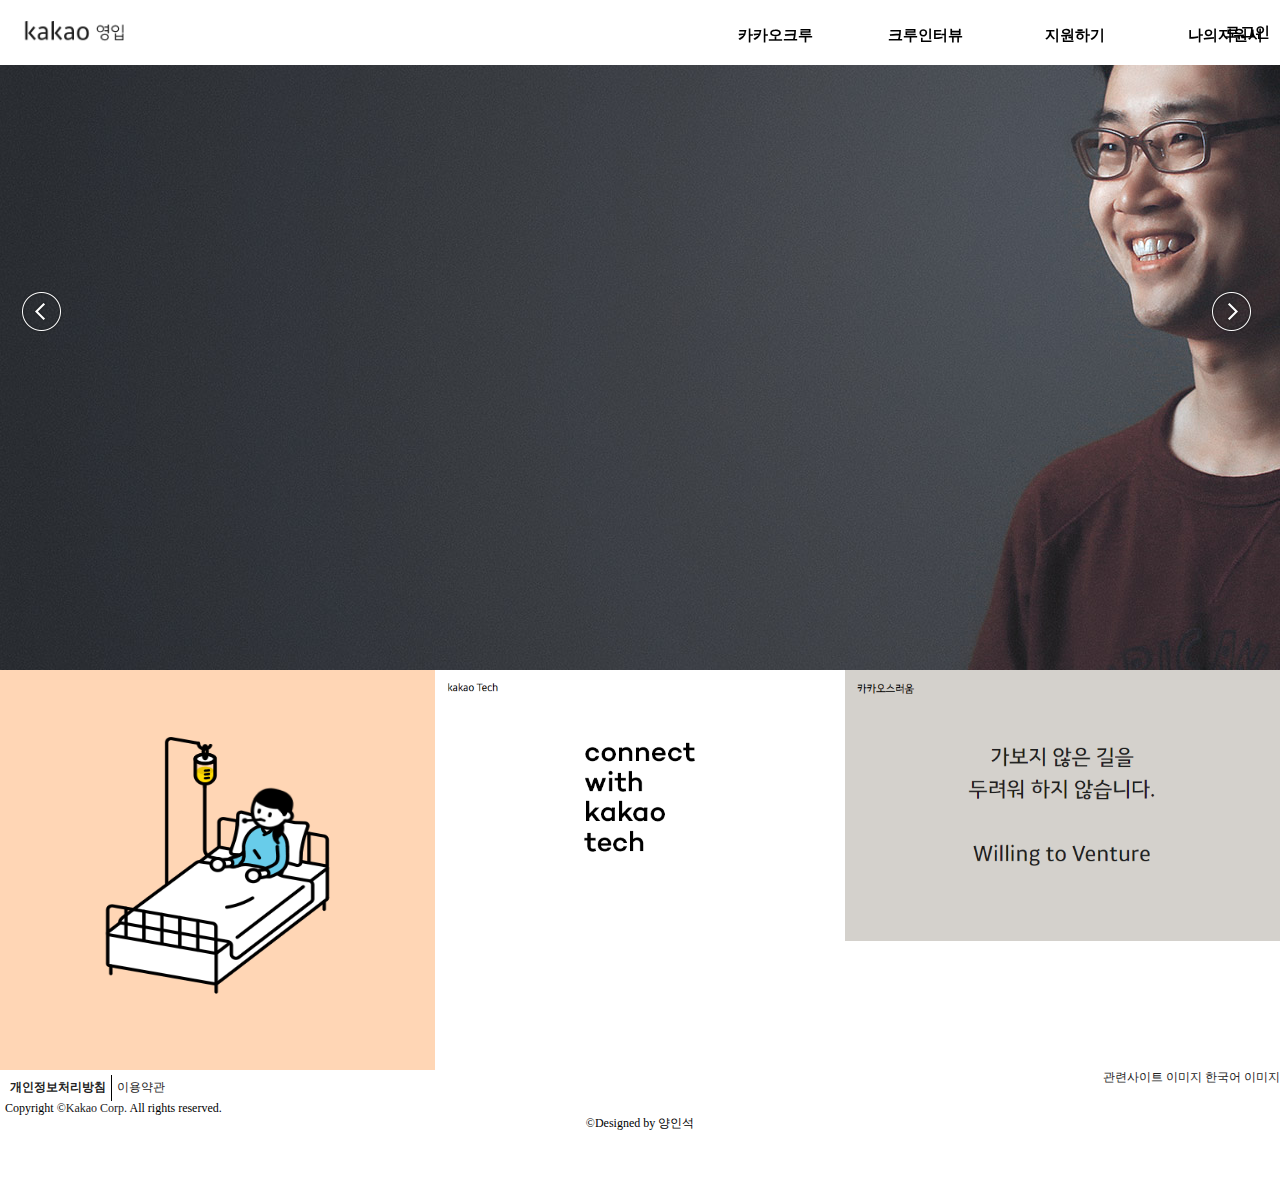
<file: kakao/index.html>
<!DOCTYPE html>
<html lang="ko">

<head>
     <meta charset="UTF-8">
     <title>카카오인재영입</title>
     <link rel="stylesheet" href="./css/reset.css">
     <link rel="stylesheet" href="./css/style.css">
     <script src="./js/jquery-1.12.4.min.js"></script>
     <script src="./js/function.js"></script>
</head>

<body>
     <div id="wrap">
          <header>
               <h1 class="logo">
                    <a href="#">
                         카카오인재영입
                    </a>
               </h1>
               <div class="gnb">
                    <ul class="nav">
                         <li><a href="#">카카오크루</a></li>
                         <li><a href="#">크루인터뷰</a></li>
                         <li class="on">
                              <a href="#">지원하기</a>
                              <ol class="mnu">
                                   <li><a href="#">2021 신입 개발자 공채</a></li>
                                   <li><a href="#">진행중공고</a></li>
                                   <li><a href="#">인재풀 등록</a></li>
                                   <li><a href="#">영입절차</a></li>
                                   <li><a href="#">공지사항</a></li>
                                   <li><a href="#">자주묻는 질문</a></li>
                              </ol>
                         </li>
                         <li><a href="#">나의지원서</a></li>
                    </ul>
               </div>

               <div class="log">
                    <p>
                         <span class="tit"><a href="#"> 로그인 </a></span>
                    </p>
               </div>
          </header>
          <section>
               <div class="slides">
                    <ul class="slide frame">
                         <li><a href="#"><img src="./images/krew_doyle.jpg" alt="kakao"></a></li>
                         <li><a href="#"><img src="./images/krew_kenny.jpg" alt="kakao"></a></li>
                         <li><a href="#"><img src="./images/krew_harry.jpg" alt="kakao"></a></li>
                         <li><a href="#"><img src="./images/krew_daniel.jpg" alt="kakao"></a></li>
                         <li><a href="#"><img src="./images/krew_carine.jpg" alt="kakao"></a></li>
                         <li><a href="#"><img src="./images/krew_kate.jpg" alt="kakao"></a></li>
                         <li><a href="#"><img src="./images/krew_arnold.jpg" alt="kakao"></a></li>
                         <li><a href="#"><img src="./images/krew_yeda.jpg" alt="kakao"></a></li>
                         <li><a href="#"><img src="./images/krew_songsong.jpg" alt="kakao"></a></li>
                    </ul>
               </div>
               <div class="indicator">
                    <div class="prev">
                         <p><a href="#">prev</a></p>
                    </div>
                    <div class="next">
                         <p><a href="#">next</a></p>
                    </div>
               </div>
          </section>



          <div class="article_box">
               <article class="box1"><img src="./images/img_insurance.gif" alt="kakao"></article>
               <article class="box2"><img src="./images/article_images2.PNG" alt="title"></article>
               <article class="box3"><img src="./images/article_images.PNG" alt="title"></article>

          </div>

          <footer>
               <div class="un_mnu">
                    <p><a href="#">개인정보처리방침</a></p>
                    <p><a href="#">이용약관</a></p>
               </div>
               <div class="un_mnu2">
                    <span><a href="#">관련사이트</a></span>
                    <span><a href="#">이미지</a></span>
                    <span><a href="#">한국어</a></span>
                    <span><a href="#">이미지</a></span>
               </div>
               <p>Copyright &copy;<span><a href="#">Kakao Corp.</a></span> All rights reserved.</p>
               <address>&copy;Designed by 양인석</address>
          </footer>
     </div>

</body>

</html>
</file>
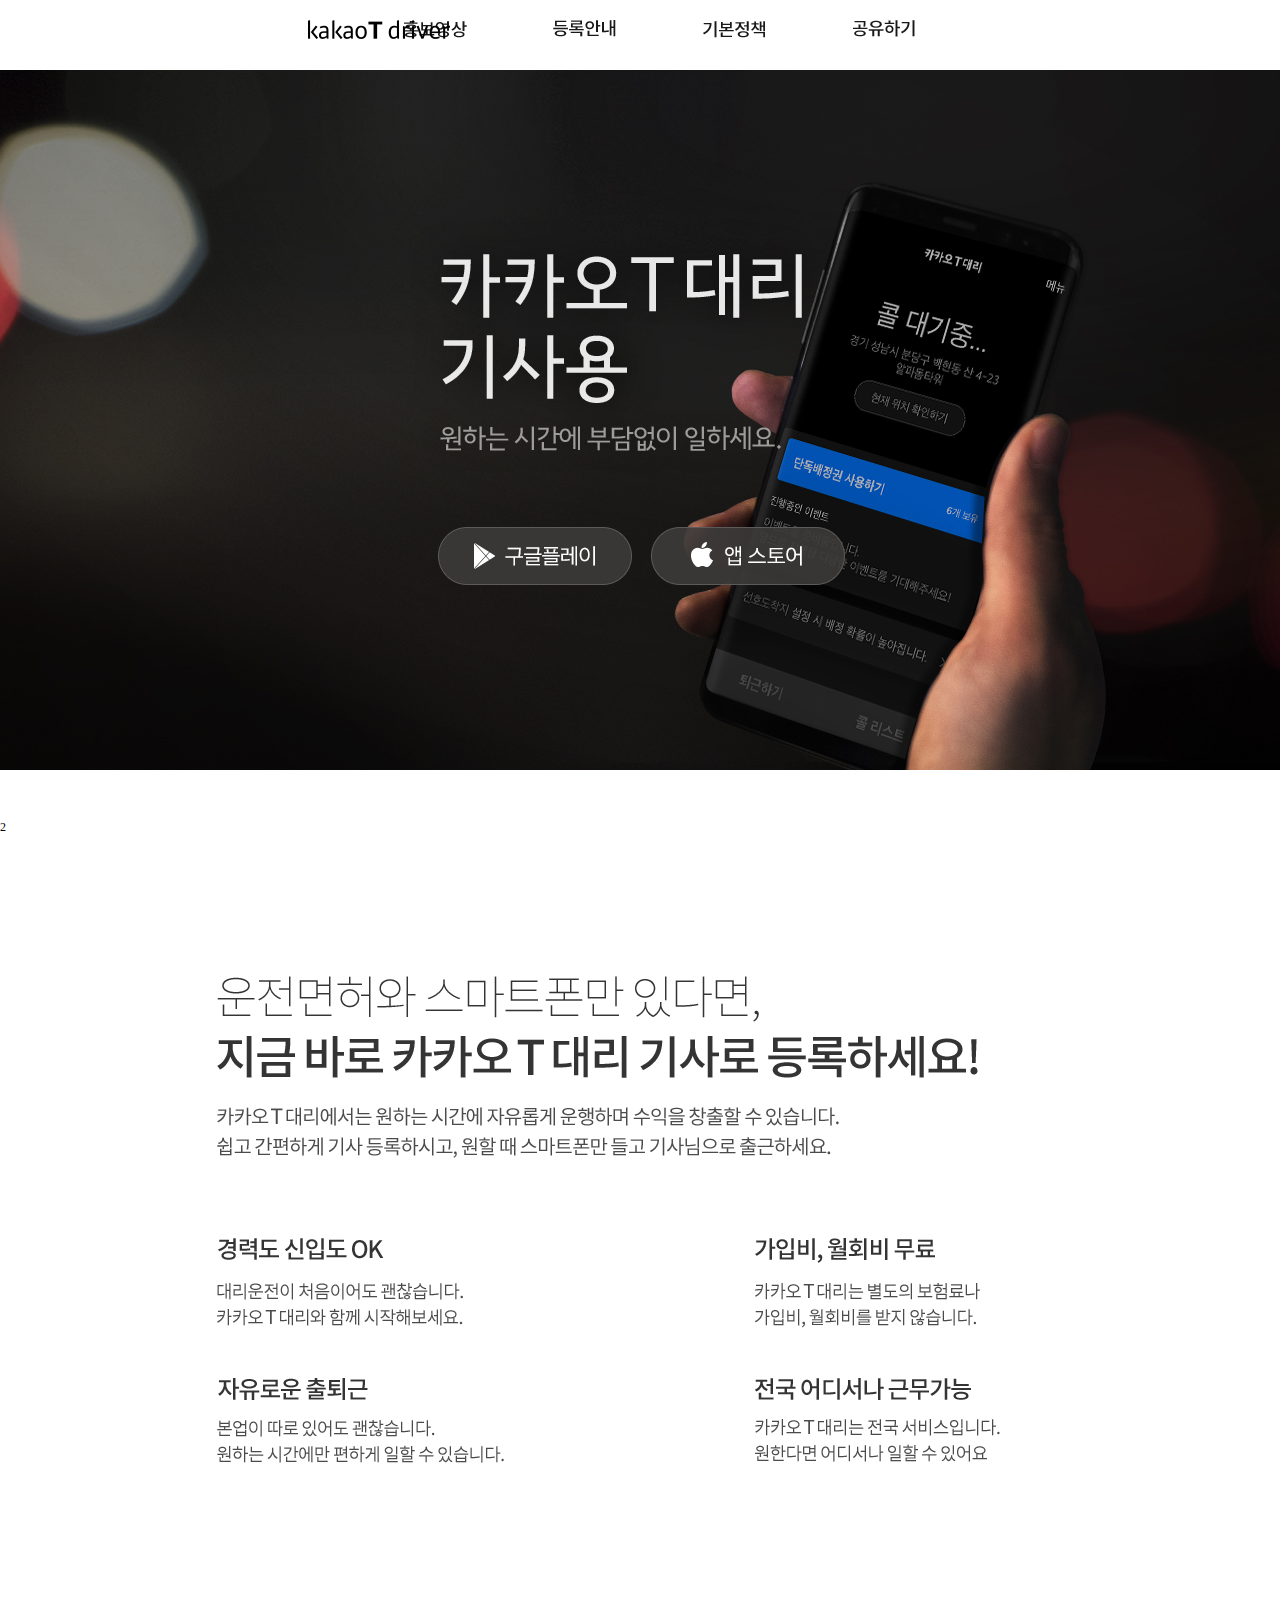
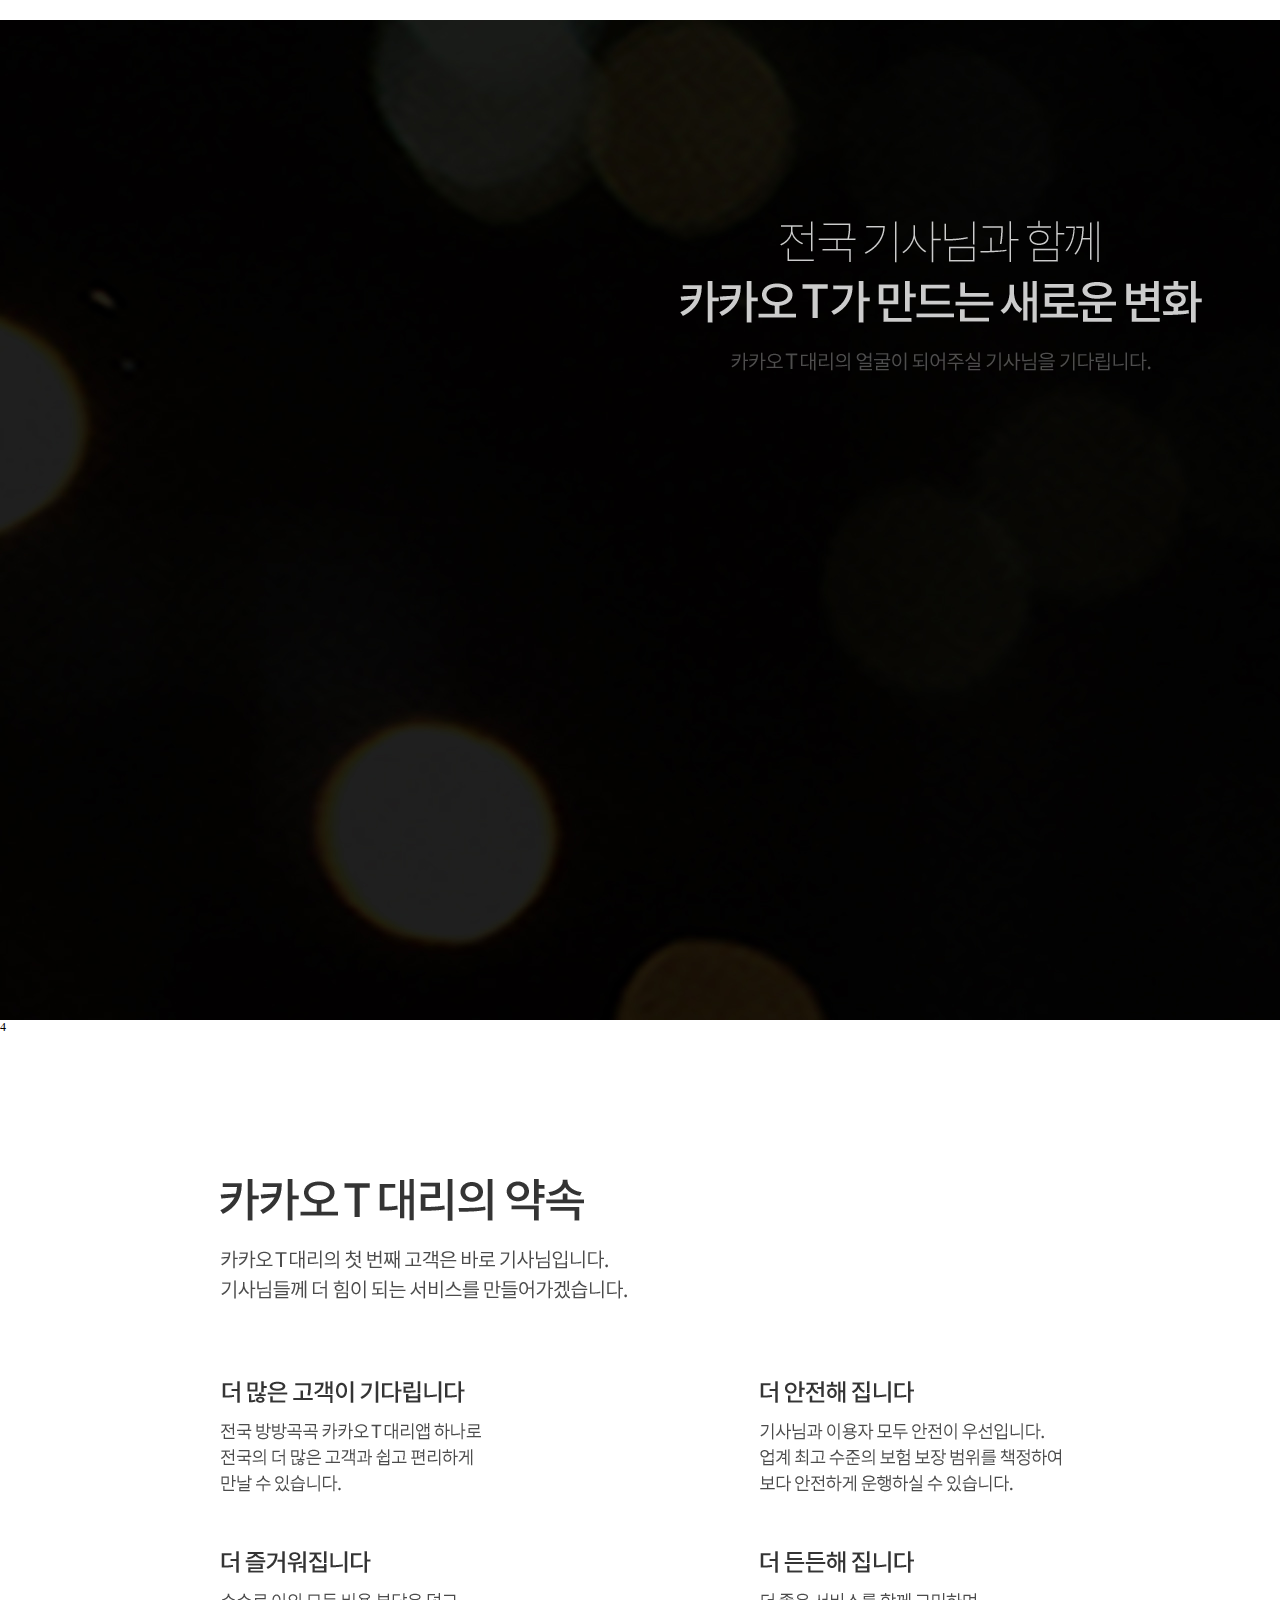
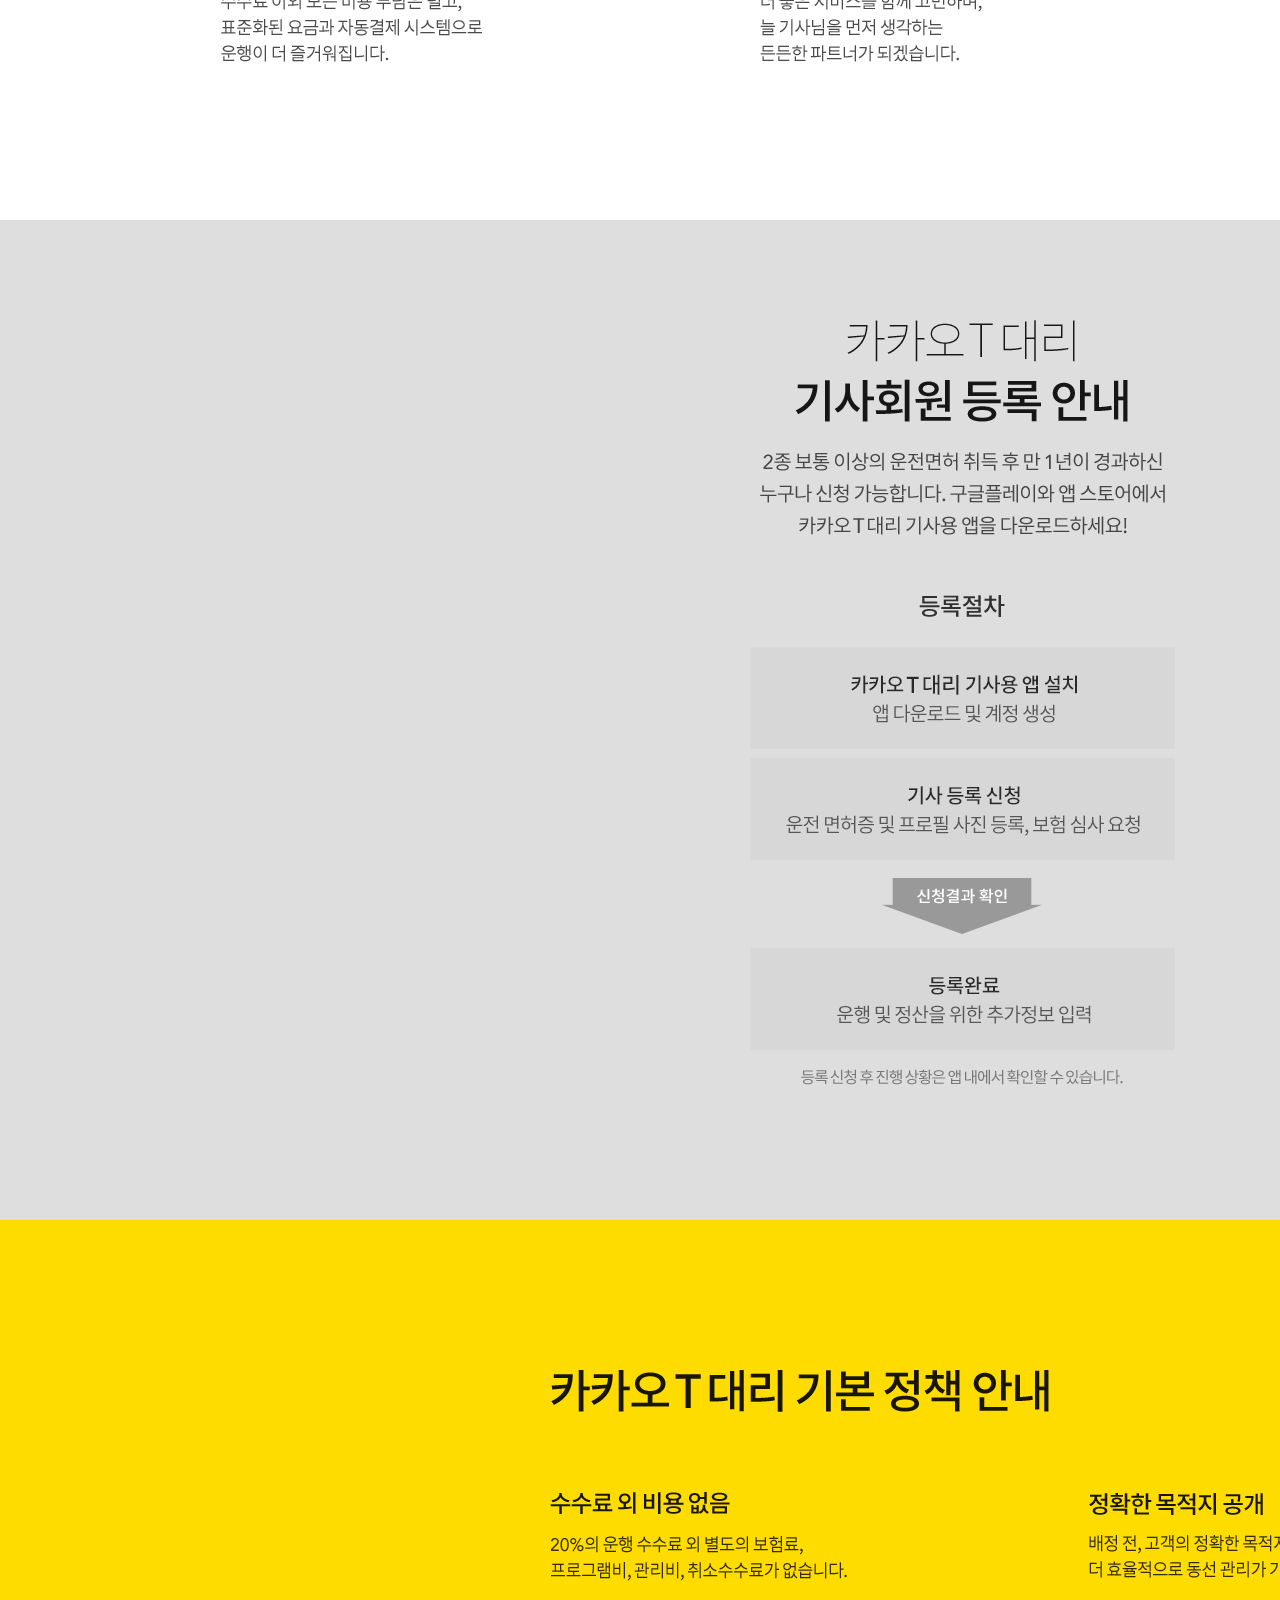
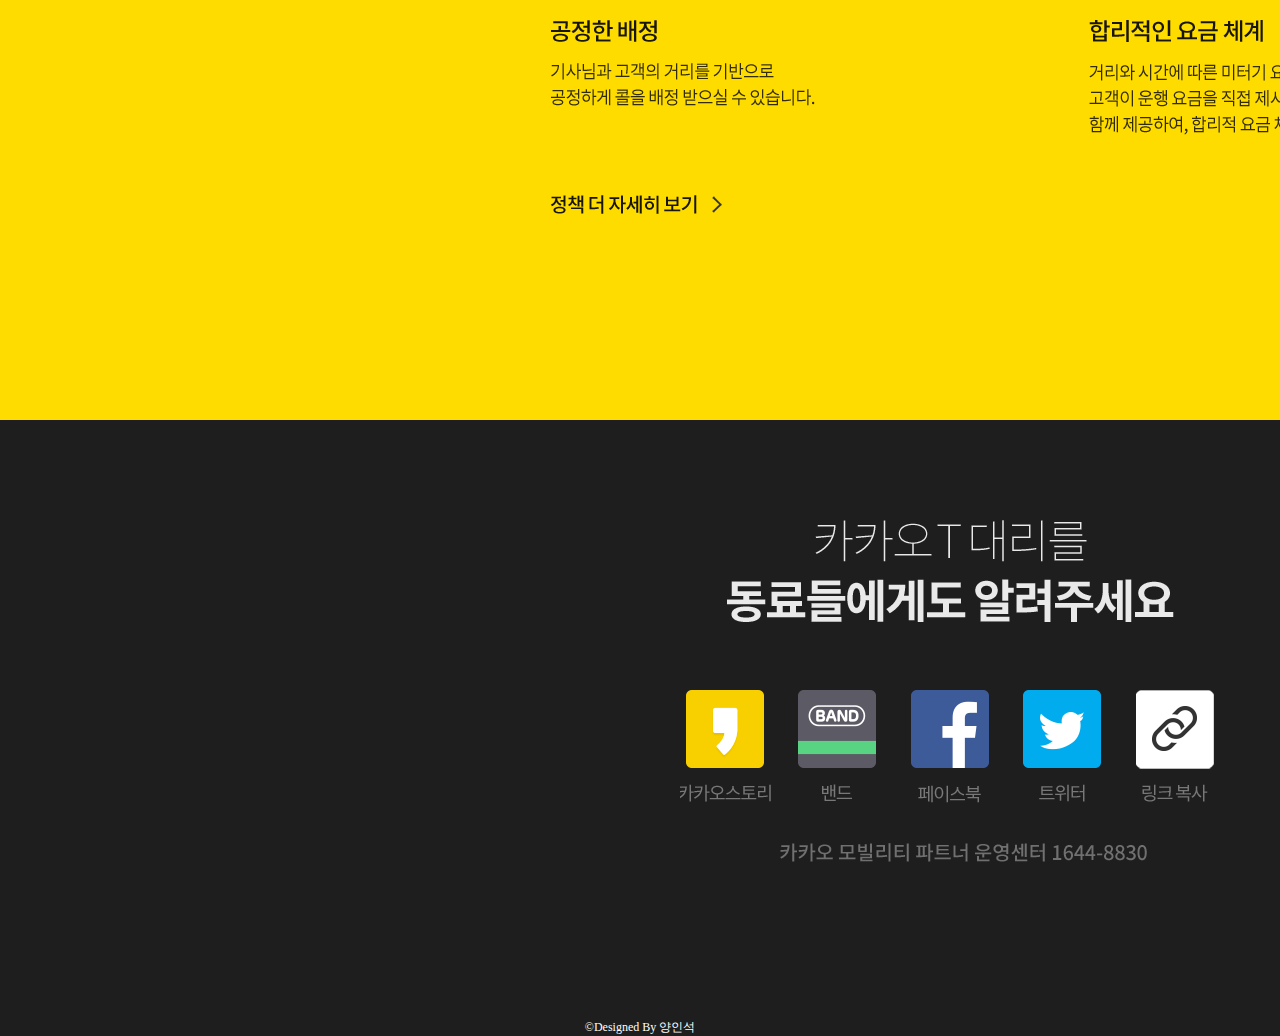
<file: kakaot/index.html>
<!DOCTYPE HTML>
<html lang="ko">

<head>
     <meta charset="UTF-8">
     <title>카카오대리카피</title>
     <link rel="stylesheet" href="css/reset.css" />
     <link rel="stylesheet" href="css/style.css" />
     <script src="./js/jquery-1.12.4.min.js"></script>
     <script src="./js/function.js"></script>
</head>

<body>
     <div id="wrap">
          <header>
               <div class="head">
                    <h1 class="logo"><a href="#"> 카카오대리</a></h1>
                    <ul class="nav">
                         <li><a href="#sec3">홍보영상</a></li>
                         <li><a href="#sec4">등록안내</a></li>
                         <li><a href="#sec6">기본정책</a></li>
                         <li><a href="#sec7">공유하기</a></li>
                    </ul>
               </div>

          </header>
          <section id="sec1">
               <img src="./images/img_driver01_180910.png" alt="#">
               <p>
                    <a href="#">구글플레이</a>
                    <a href="#">앱스토어</a>

               </p>


          </section>


          <section id="sec2">2</section>
          <section id="sec3">
               <img src="./images/./img_driver03_180910.png" alt="">
          </section>
          <section id="sec4">4</section>
          <section id="sec5"><img src="./images/img_driver04_180910.png" alt="#"></section>
          <section id="sec6">
               <img src="./images/img_driver05_180910.png" alt="#">
               <a href="#">정책 더 자세히 보기</a>
          </section>
          <section id="sec7">
               <a href="#"><img src="./images/img_driver07_180910.png" alt="#"></a>

               <img src="./images/img_driver08_180913.png" alt="#"></section>

          <footer>
               <address>&copy;Designed By 양인석</address>
          </footer>
     </div>
</body>

</html>
</file>
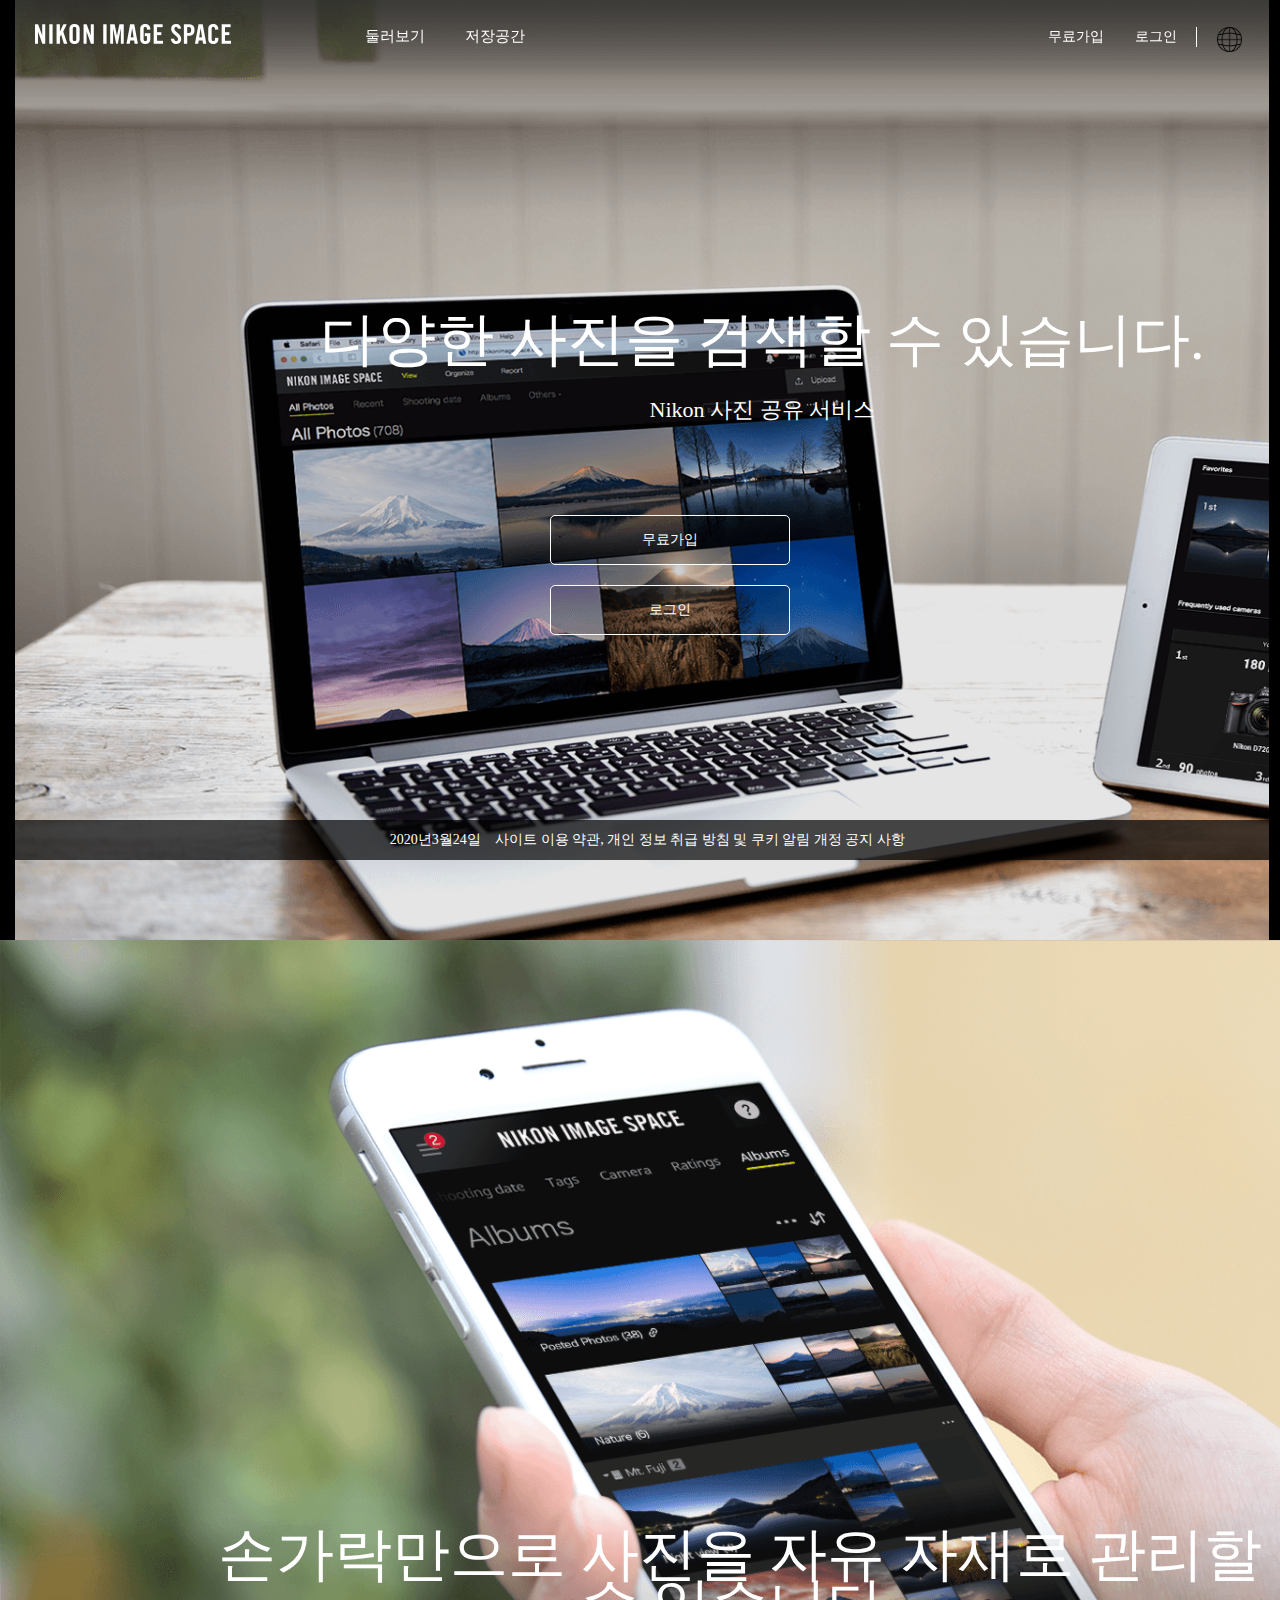
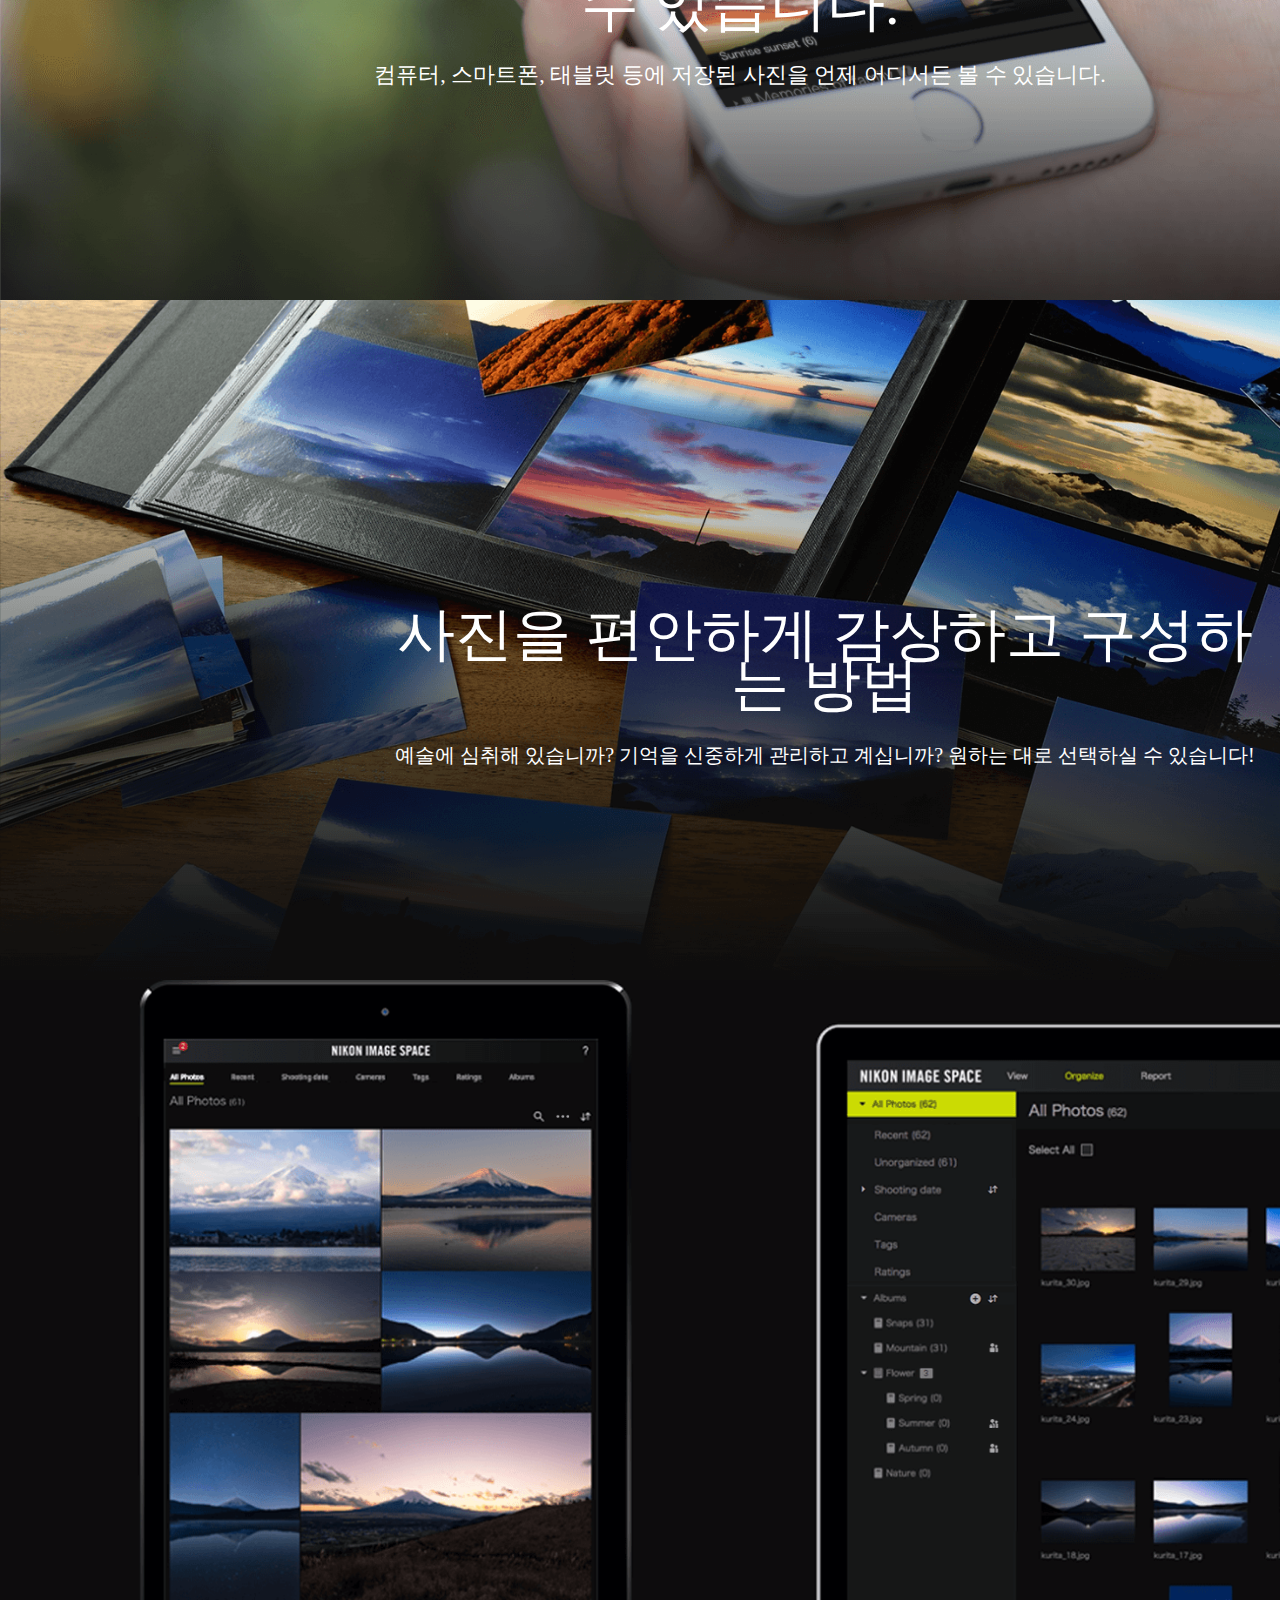
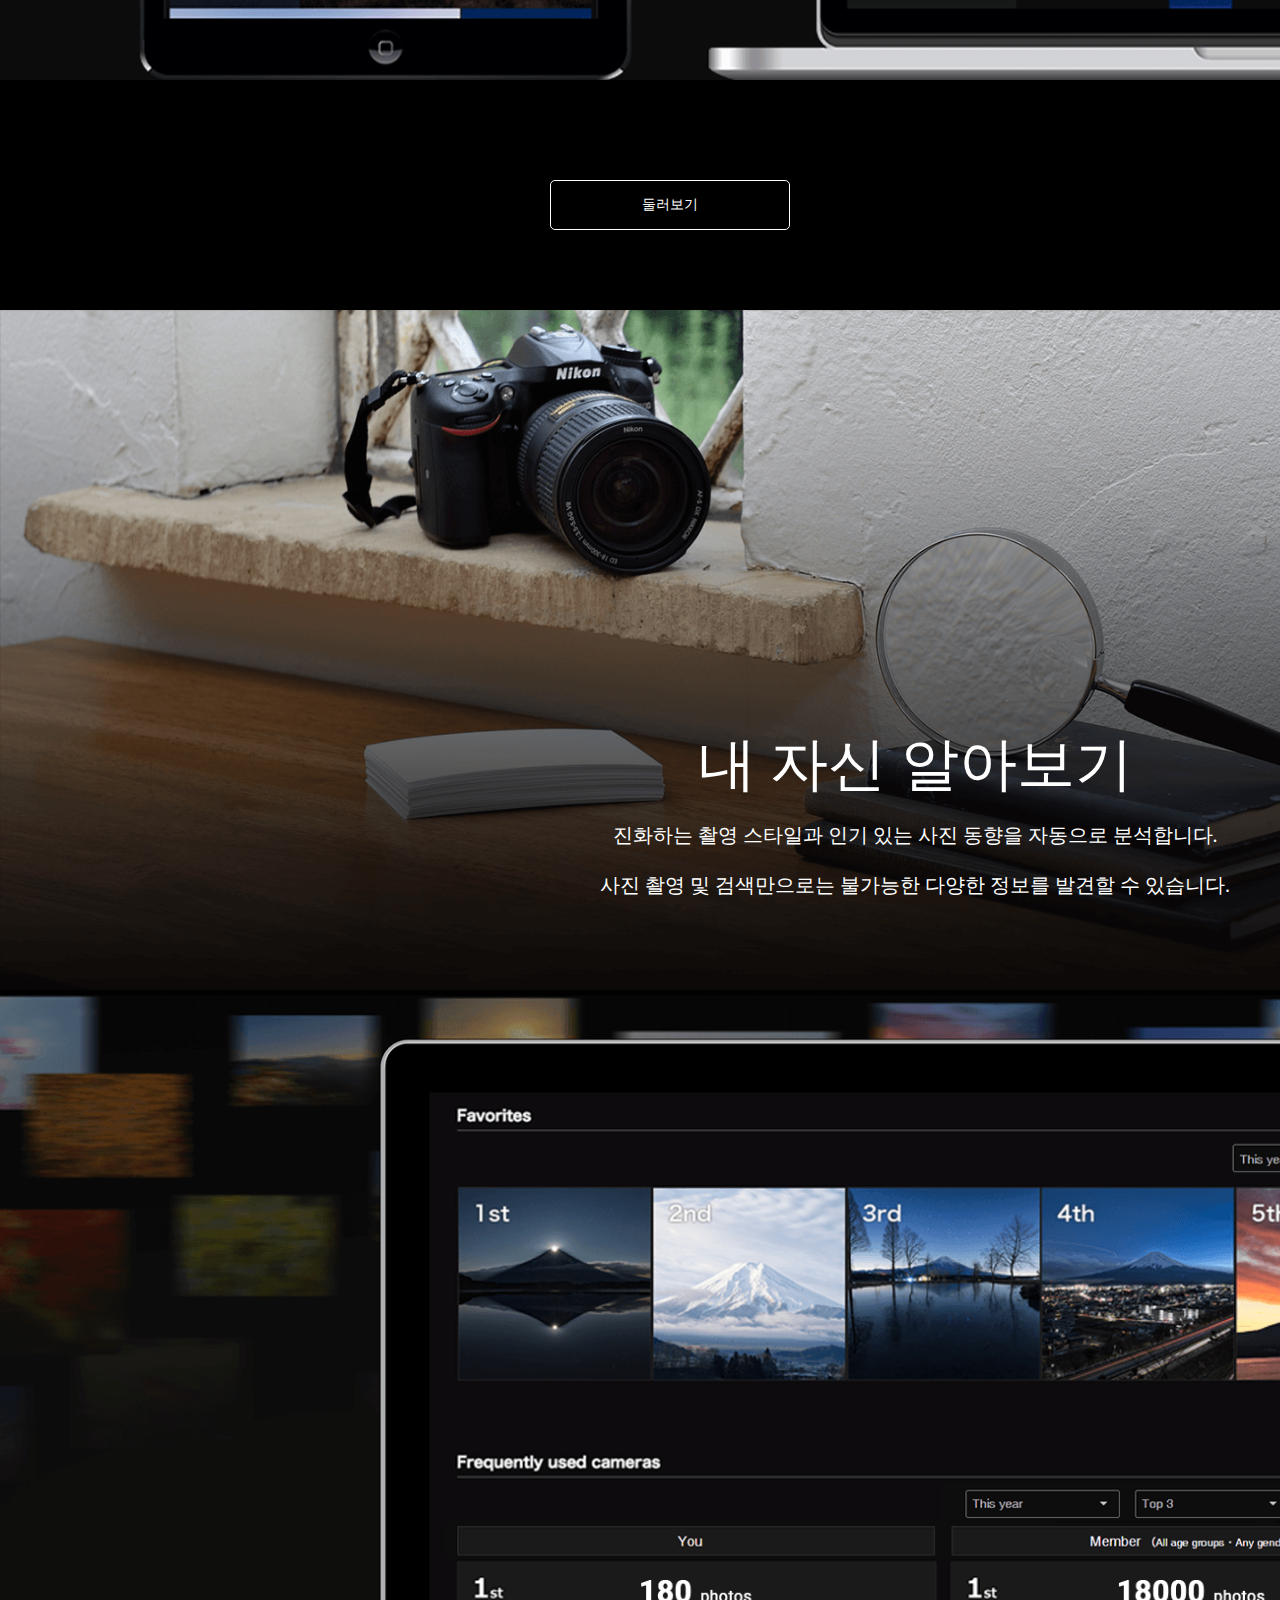
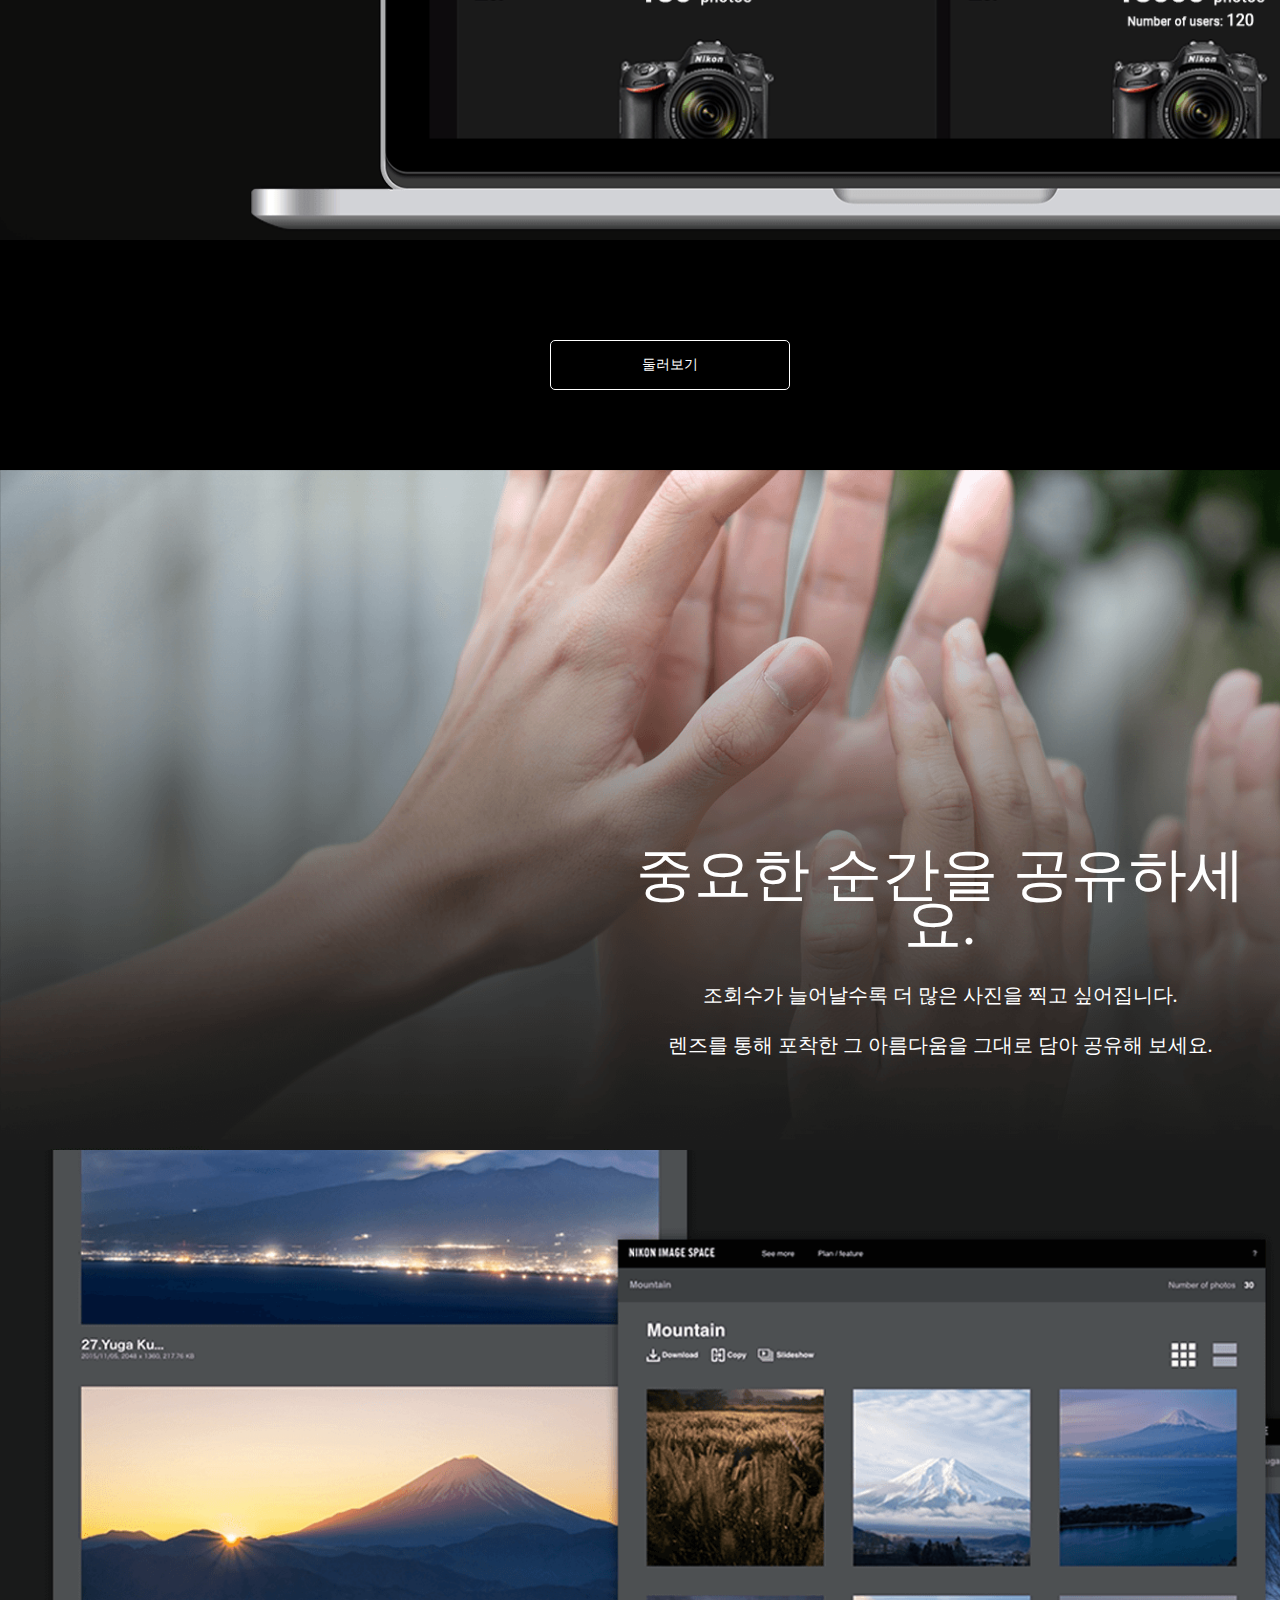
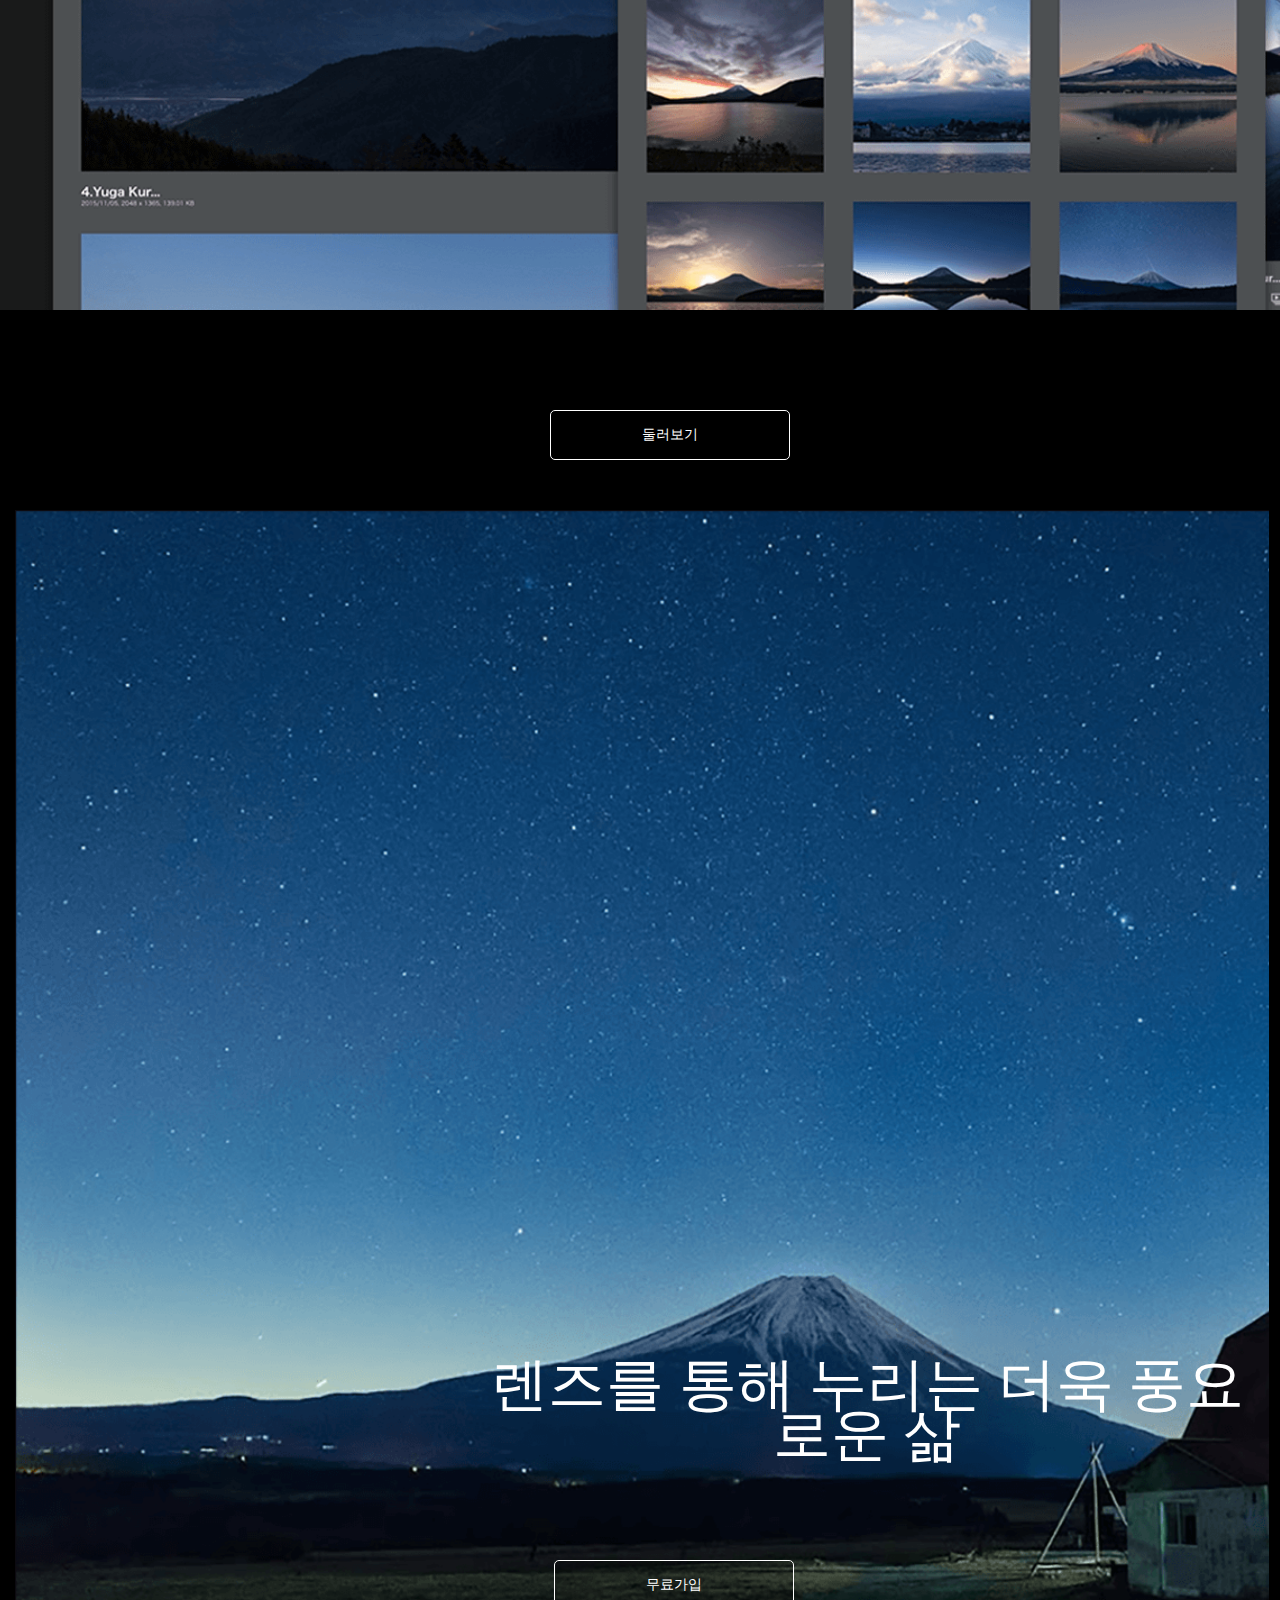
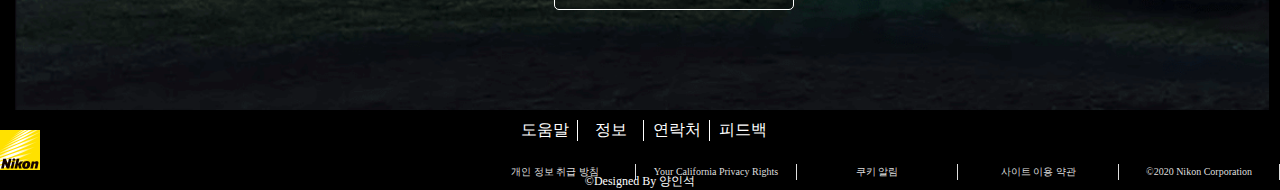
<file: nikon/index.html>
<!DOCTYPE HTML>
<html lang="ko">

<head>
     <meta charset="UTF-8">
     <title>니콘이미지스페이스 카피</title>
     <link rel="stylesheet" href="css/reset.css" />
     <link rel="stylesheet" href="css/style.css" />
     <script src="./js/jquery-1.12.4.min.js"></script>
     <script src="./js/function.js"></script>
</head>

<body>
     <div id="wrap">
          <header>
               <h1 class="logo"><a href="#"><img src="./images/nikon_font_logo.png" alt="nikon image space"></a></h1>
               <div class="hmnu1">
                    <ul class="cloud">
                         <li><a href="#">둘러보기</a></li>
                         <li><a href="#">저장공간</a></li>
                    </ul>

               </div>
               <div class="hmnu2">
                    <ul class="lang">
                         <li><a href="#">무료가입</a></li>
                         <li><a href="#">로그인</a></li>
                         <li>
                              <a href="#"><img src="./images/lang.png" alt="언어"></a>

                              <ol class="ko">
                                   <li><a href="#">Deutsch</a></li>
                                   <li><a href="#">English</a></li>
                                   <li><a href="#">Español</a></li>
                                   <li><a href="#">Français</a></li>
                                   <li><a href="#">Italiano</a></li>
                                   <li><a href="#">日本語</a></li>
                                   <li><a href="#">中文(简体)</a></li>
                                   <li><a href="#">中文(繁體)</a></li>
                                   <li><a href="#">한국어</a></li>
                                   <li><a href="#">Nederlandse</a></li>
                                   <li><a href="#">Türkçe</a></li>
                                   <li><a href="#">Русский</a></li>
                              </ol>
                         </li>
                    </ul>
               </div>
          </header>
          <section class="mmu1">
               <div class="mmu1_tt">
                    <h2>다양한 사진을 검색할 수 있습니다.</h2>
                    <p>Nikon 사진 공유 서비스</p>
               </div>
               <div class="mmu1_btn">
                    <button>무료가입</button>
                    <button>로그인</button>
               </div>
               <div class="mmu1_tx">
                    <p>2020년3월24일 </p>
                    <a href="#">사이트 이용 약관, 개인 정보 취급 방침 및 쿠키 알림 개정 공지 사항</a>
               </div>

          </section>
          <section class="mmu2">
               <div class="mmu2_tt">
                    <h2>손가락만으로 사진을 자유 자재로 관리할 수 있습니다.</h2>
                    <p>컴퓨터, 스마트폰, 태블릿 등에 저장된 사진을 언제 어디서든 볼 수 있습니다.</p>
               </div>
          </section>
          <section class="mmu3">
               <div class="mmu3_tt">
                    <h2>사진을 편안하게 감상하고 구성하는 방법</h2>
                    <p>예술에 심취해 있습니까? 기억을 신중하게 관리하고 계십니까? 원하는 대로 선택하실 수 있습니다!</p>
               </div>
          </section>
          <section class="mmu4">
               <div class="mmu4_btn">
                    <button>둘러보기</button>
               </div>
          </section>
          <section class="mmu5">
               <div class="mmu5_tt">
                    <h2>내 자신 알아보기</h2>
                    <p>
                         진화하는 촬영 스타일과 인기 있는 사진 동향을 자동으로 분석합니다.<br />
                         사진 촬영 및 검색만으로는 불가능한 다양한 정보를 발견할 수 있습니다.
                    </p>
               </div>
          </section>
          <section class="mmu6">
               <div class="mmu6_btn">
                    <button>둘러보기</button>
               </div>
          </section>
          <section class="mmu7">
               <div class="mmu7_tt">
                    <h2>중요한 순간을 공유하세요.</h2>
                    <p>
                         조회수가 늘어날수록 더 많은 사진을 찍고 싶어집니다.<br />
                         렌즈를 통해 포착한 그 아름다움을 그대로 담아 공유해 보세요.
                    </p>
               </div>
          </section>
          <section class="mmu8">
               <div class="mmu8_btn">
                    <button>둘러보기</button>
               </div>
          </section>
          <section class="mmu9">
               <div class="mmu9_tt">
                    <h2>렌즈를 통해 누리는 더욱 풍요로운 삶</h2>
               </div>
               <div class="mmu9_btn">
                    <button>무료가입</button>
               </div>
          </section>
          <footer>
               <div class="foot_frame">
                    <img src="./images/nikon_logo.svg" alt="nikon">
               </div>
               <div class="foot_nav1">
                    <ul class="un_nav1">
                         <li><a href="#">도움말</a></li>
                         <li><a href="#">정보</a></li>
                         <li><a href="#">연락처</a></li>
                         <li><a href="#">피드백</a></li>
                    </ul>
               </div>
               <div class="foot_nav2">
                    <ul class="un_nav2">
                         <li><a href="#">개인 정보 취급 방침</a></li>
                         <li><a href="#">Your California Privacy Rights</a></li>
                         <li><a href="#">쿠키 알림</a></li>
                         <li><a href="#">사이트 이용 약관</a></li>
                         <li><a href="#">&copy;2020 Nikon Corporation</a></li>
                    </ul>
               </div>
               <address>&copy;Designed By 양인석</address>
          </footer>
     </div>
</body>

</html>
</file>
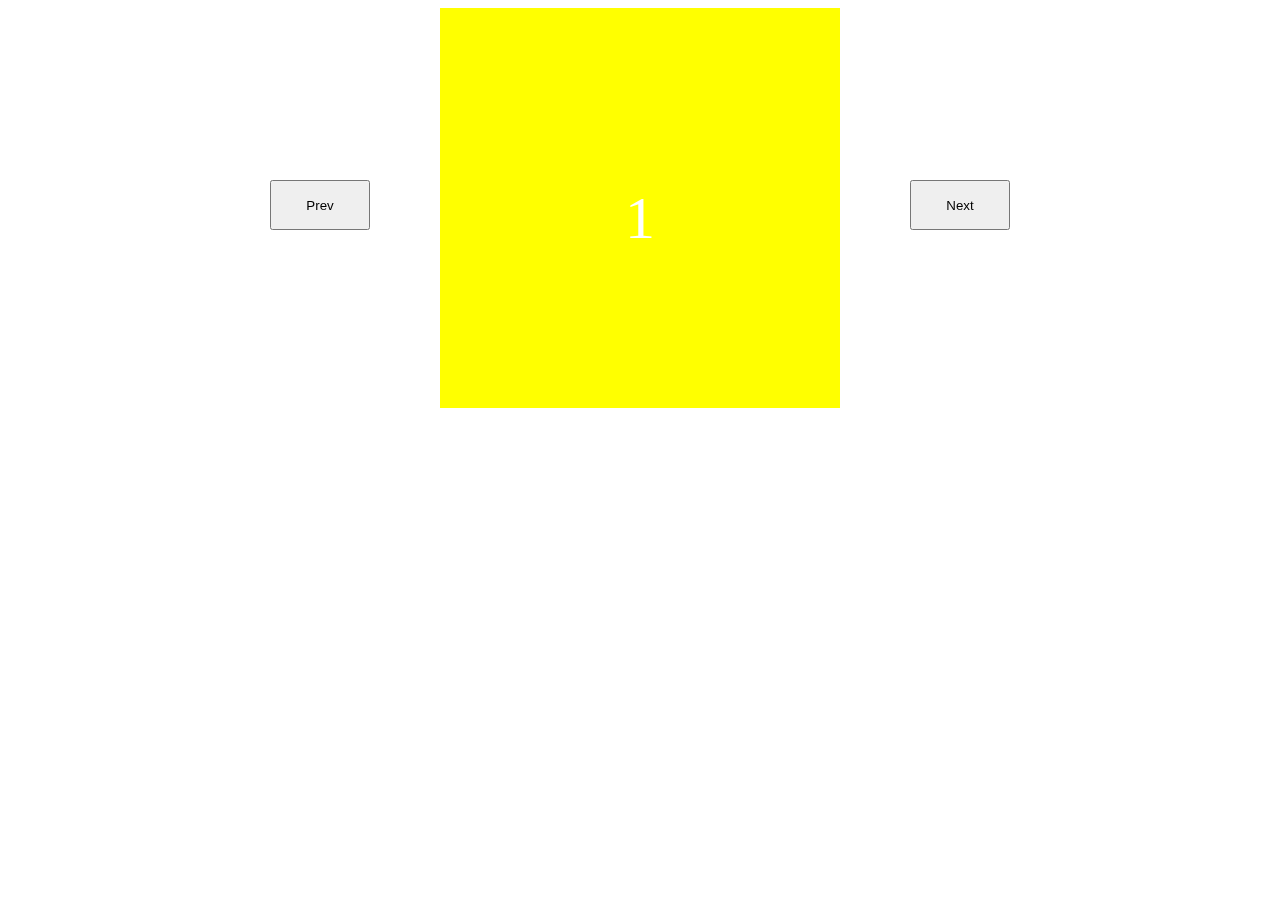
<file: 이미지슬라이더/index.html>
<!DOCTYPE html>
<html lang="ko">

<head>
     <meta charset="UTF-8">
     <meta http-equiv="X-UA-Compatible" content="IE=edge">
     <meta name="viewport" content="width=device-width, initial-scale=1.0">
     <title>이미지 슬라이더</title>
     <style>
          .slide_wrap {
               width: 400px;
               margin: auto;
               padding-bottom: 30px;
               *zoom: 1;
          }

          .slide_wrap::after {
               display: block;
               clear: both;
               content: "";
          }

          .slide_box {
               overflow: hidden;
               width: 100%;
               margin: auto;
          }

          .slide_list {
               width: 2000px;
               transform: translate3d(400);
          }

          .slide_content {

               float: left;
               width: 400px;
               height: 400px;
               text-align: center;
               line-height: 300px;
               background-color: #ff0;
          }

          .slide_btn_box {
               width: 100%;
               display: flex;
               justify-content: space-around;
               position: absolute;
               left: 0;
               top: 20%;
          }

          .slide_btn_prev {
               width: 100px;
               height: 50px;
          }

          .slide_btn_next {
               width: 100px;
               height: 50px;
          }

          p {
               color: #fff;
               font-size: 60px;
          }
     </style>
</head>

<body>

     <div id="container">
          <div class="slide_wrap">
               <div class="slide_box">
                    <div class="slide_list">
                         <div class="slide_content slide01">
                              <p>
                                   1
                              </p>
                         </div>
                         <div class="slide_content slide02">
                              <p>
                                   2
                              </p>
                         </div>
                         <div class="slide_content slide03">
                              <p>
                                   3
                              </p>
                         </div>
                         <div class="slide_content slide04">
                              <p>
                                   4
                              </p>
                         </div>
                         <div class="slide_content slide05">
                              <p>
                                   5
                              </p>
                         </div>
                    </div>
               </div>
          </div>
          <div class="slide_btn_box">
               <button class="slide_btn_prev">Prev</button>
               <button class="slide_btn_next">Next</button>
          </div>
     </div>
     <script>
          const slideList = document.querySelector('.slide_list'); // Slide parent dom
          const slideContents = document.querySelectorAll('.slide_content'); // each slide dom
          const slideBtnNext = document.querySelector('.slide_btn_next'); // next button
          const slideBtnPrev = document.querySelector('.slide_btn_prev'); // prev button
          const slideLen = slideContents.length; // slide length
          const slideWidth = 400; // slide width
          const slideSpeed = 300; // slide speed
          const startNum = 0; // initial slide index (0 ~ 4)
          slideList.style.width = slideWidth * (slideLen + 2) + "px";

          // Copy first and last slide
          let firstChild = slideList.firstElementChild;
          let lastChild = slideList.lastElementChild;
          let clonedFirst = firstChild.cloneNode(true);
          let clonedLast = lastChild.cloneNode(true);

          // Add copied Slides
          slideList.appendChild(clonedFirst);
          slideList.insertBefore(clonedLast, slideList.firstElementChild);
          slideList.style.transform = "translate3d(-" + (slideWidth * (startNum + 1)) + "px, 0px, 0px)";
          let curIndex = startNum; // current slide index (except copied slide)
          let curSlide = slideContents[curIndex]; // current slide dom
          curSlide.classList.add('slide_active');

          /** Next Button Event */
          slideBtnNext.addEventListener('click', function () {
               if (curIndex <= slideLen - 1) {
                    slideList.style.transition = slideSpeed + "ms";
                    slideList.style.transform = "translate3d(-" + (slideWidth * (curIndex + 2)) +
                         "px, 0px, 0px)";
               }
               if (curIndex === slideLen - 1) {
                    setTimeout(function () {
                         slideList.style.transition = "0ms";
                         slideList.style.transform = "translate3d(-" + slideWidth + "px, 0px, 0px)";
                    }, slideSpeed);
                    curIndex = -1;
               }
               curSlide.classList.remove('slide_active');
               curSlide = slideContents[++curIndex];
               curSlide.classList.add('slide_active');
          });

          /** Prev Button Event */
          slideBtnPrev.addEventListener('click', function () {
               if (curIndex >= 0) {
                    slideList.style.transition = slideSpeed + "ms";
                    slideList.style.transform = "translate3d(-" + (slideWidth * curIndex) + "px, 0px, 0px)";
               }
               if (curIndex === 0) {
                    setTimeout(function () {
                         slideList.style.transition = "0ms";
                         slideList.style.transform = "translate3d(-" + (slideWidth * slideLen) +
                              "px, 0px, 0px)";
                    }, slideSpeed);
                    curIndex = slideLen;
               }
               curSlide.classList.remove('slide_active');
               curSlide = slideContents[--curIndex];
               curSlide.classList.add('slide_active');
          });
     </script>

</body>

</html>
</file>
<file: kakao/css/style.css>
@charset "utf-8";

#wrap {
  position: relative;
  width: 100%;
  margin: 0 auto;
}

/* 헤더영역 */
header {
  position: fixed;
  left: 0;
  top: 0;
  width: 100%;
  height: 65px;
  background-color: rgba(255, 255, 255, 0);
  z-index: 1000;
}

header:hover {
  background-color: #fff;
}

/* 로고영역 */
header > .logo {
  position: absolute;
  left: 20px;
  top: 20px;
}

header > .logo > a {
  display: block;
  width: 108px;
  background-image: url(../images/ico_recruit_200408.png);
  background-position: 0 0;
  background-repeat: no-repeat;
  text-indent: -9999px;
}

header:hover > .logo > a {
  background-image: url(../images/logo.png);
  background-size: contain;
}

/* gnb영역 */
/* nav영역 */
header > .gnb > .nav {
  position: absolute;
  left: 700px;
  top: 10px;
  display: flex;
}

header > .gnb > .nav > li {
  width: 150px;
  height: 50px;
  line-height: 50px;
  text-align: center;
}

header > .gnb > .nav > li > a {
  display: block;
  color: #fff;
  font-size: 15px;
  font-weight: 800;
}

header:hover > .gnb > .nav > li > a {
  color: #000;
}

/* mnu영역 */

header > .gnb > .nav > .on > .mnu {
  display: none;
  position: absolute;
  left: -699px;
  top: 55px;
  /* display: none; */
  width: 1902px;
  background-color: #fff;
  border-top: 1px solid #dedede;
}

header > .gnb > .nav > .on > .mnu > li {
  float: left;
  margin-left: 30px;
}
header > .gnb > .nav > .on > .mnu > li:first-child {
  margin-left: 700px;
}

header > .gnb > .nav > .on > .mnu > li > a {
  display: block;
  font-size: 14px;
  font-weight: 800;
}

/* log영역 */
header > .log {
  position: absolute;
  right: 10px;
  top: 23px;
}
header > .log > p {
}
header > .log > p > .tit {
}
header > .log > p > .tit > a {
  display: block;
  color: #ffffff;
  font-size: 15px;
  font-weight: 800;
}
header:hover > .log > p > .tit > a {
  color: #000;
}

/* 섹션영역 */
section {
  /* overflow: hidden; */
  position: relative;
  width: 100%;
  height: 740px;
  margin-top: -50px;
  
}
section > .slides {
  position: absolute;
  left: 0;
  top: 0;
}
section > .slides > .frame {
  display: flex;
}
section > .slides > .frame > li {
  width: calc(100 * 11);
}
section > .frame > li > a {
  display: block;
  width: 100%;
}
section > .frame > li > a > img {
  display: block;
  width: 100%;
  height: 720px;
}

/* 인디케이터 */
section > .indicator {
}
/* prev */
section > .indicator > .prev {
  position: absolute;
  left: 20px;
  top: 340px;
}
section > .indicator > .prev > p {
  display: block;
  width: 50px;
}
section > .indicator > .prev > p > a {
  display: block;
  height: 50px;
  background-image: url(../images/ico_recruit_200408.png);
  background-position: -210px -190px;
  text-indent: -9999px;
}

/* next */
section > .indicator > .next {
  position: absolute;
  right: 20px;
  top: 340px;
}
section > .indicator > .next > p {
  width: 50px;
}
section > .indicator > .next > p > a {
  display: block;
  height: 50px;
  background-image: url(../images/ico_recruit_200408.png);
  background-position: -210px -240px;
  text-indent: -9999px;
}

/* 아티클박스영역 */
.article_box {
  display: flex;
  height: 400px;
  margin-top: -20px;
}
/* 아티클1영역 */
.article_box > .box1 {
  width: 34%;
}
.article_box > .box1 > img {
  display: block;
  width: 100%;
  height: 400px;
  
}
/* 아티클2영역 */
.article_box > .box2 {
  width: 32%;
}
.article_box > .box2 > img {
     display: block;
     width: 100%;
}
/* 아티클3영역 */
.article_box > .box3 {
  width: 34%;
}
.article_box > .box3 > img {
  display: block;
  width: 100%;
}

/* 푸터영역 */
footer {
  position: relative;
  padding: 5px;
  
}

/* 푸터메뉴1 */
footer > .un_mnu {
  display: flex;
}

footer > .un_mnu > p {
  padding: 5px;
}

footer > .un_mnu > p:first-child {
  border-right: 1px solid #000;
}

footer > .un_mnu > p > a {
  display: block;
}

footer > .un_mnu > p:first-child > a:first-child {
  font-weight: 800;
}

/* 푸터메뉴2 */
footer > .un_mnu2 {
  position: absolute;
  right: 0;
  top: 0;
}

/* 만든사람 */
footer > address {
  width: 100%;
  text-align: center;
}
</file>
<file: kakaot/css/style.css>
@charset "utf-8";

#wrap {
     margin: 0 auto;
}

/* 헤더영역 */

/* 로고 */
header {
     position: fixed;
     left: 0;
     top: 0;
     width: 100%;
     height: 60px;
     background-color: rgba(255, 255, 255, 0.9);
     z-index: 1000;
}

header>.head {
     display: flex;
     justify-content: center;
     align-items: center;
     height: 60px;
     justify-content: space-around;
}

header>.head>.logo {
     width: 150px;
     height: 20px;
     background-image: url(../images/img_driver_171027.png);
     background-repeat: no-repeat;
     background-size: cover;
     text-indent: -9999px;
}

header>.head>.logo>a {
     display: block;
}

/* 네비게이션바 */

header>.head>.nav {
     display: flex;
     justify-content: space-between;
     width: 600px;
     margin-left: -700px;
}

header>.head>.nav>li {
     width: 150px;
     height: 20px;
     text-indent: -9999px;
}

header>.head>.nav>li:nth-child(1) {
     background-image: url(../images/img_driver_171027.png);
     background-position: 30px -19px;
     background-size: cover;
}

header>.head>.nav>li:nth-child(2) {
     background-image: url(../images/img_driver_171027.png);
     background-position: 30px 60px;
     background-size: cover;
}

header>.head>.nav>li:nth-child(3) {
     background-image: url(../images/img_driver_171027.png);
     background-position: 30px -59px;
     background-size: cover;
}

header>.head>.nav>li:nth-child(4) {
     background-image: url(../images/img_driver_171027.png);
     background-position: 30px 20px;
     background-size: cover;
}

header>.head>.nav>li>a {
     display: block;
}

/* 섹션영역 */
section {}

#sec1 {
     height: 800px;
     margin-top: 20px;
     background-image: url(../images/bg_intro_180927.jpg);
     background-repeat: no-repeat;
     background-position: center center;
}

#sec1>img {
     display: block;
     margin-left: 400px;
     padding-top: 200px;
}

#sec1>p {
     margin-top: -50px;
     margin-left: 430px;

}

#sec1>p>a {
     display: inline-block;
     width: 200px;
     height: 50px;
     text-indent: -9999px;
}



#sec2 {
     height: 800px;
     background-image: url(../images/img_driver09_180910.png);
     background-repeat: no-repeat;
     background-position: center center;
}

#sec3 {
     height: 1000px;
     background-image: url(../images/bg_video_160218.jpg);
}

#sec3>img {
     margin-left: 680px;
     padding-top: 200px;
}

#sec4 {
     height: 800px;
     background-image: url(../images/img_driver02_180910.png);
     background-repeat: no-repeat;
     background-position: center center;
}

#sec5 {
     height: 1000px;
     background-color: #dedede;
}

#sec5>img {
     margin-left: 750px;
     padding-top: 100px;
}

#sec6 {
     height: 800px;
     background-color: #ffdc00;
}

#sec6>a {
     display: block;
     width: 180px;
     height: 30px;
     margin-top: -20px;
     margin-left: 550px;
     text-indent: -9999px;

}

#sec6>img {
     margin-left: 550px;
     padding-top: 150px;
}

#sec7 {
     height: 600px;
     background-color: #1e1e1e;
}

#sec7>a {
     display: block;
}

#sec7>a>img {
     display: block;
     margin-left: 680px;
     padding-top: 100px;

}

#sec7>img {
     display: block;
     margin-top: 40px;
     margin-left: 780px;

}



/* 푸터영역 */

footer {
     text-align: center;
     background-color: #1e1e1e;

}



footer>address {

     color: #fff;
}



@media screen and (max-width: 768px) {



     #wrap {
          width: 768px;
          margin: 0 auto;
     }

     /* 헤더영역 */

     /* 로고 */
     header {
          position: fixed;
          left: 0;
          top: 0;
          width: 100%;
          height: 100px;
          background-color: rgba(255, 255, 255, 0.9);
          z-index: 1000;
     }

     header>.head {}

     header>.head>.logo {
          width: 150px;
          height: 20px;
          margin-left: 40px;
          background-image: url(../images/img_driver_171027.png);
          background-repeat: no-repeat;
          background-size: cover;
          text-indent: -9999px;
     }

     header>.head>.logo>a {
          display: block;
     }

     /* 네비게이션바 */

     header>.head>.nav {
          display: flex;
          justify-content: space-between;
          width: 600px;
          margin-left: -300px;
          padding-top: 100px;
     }

     header>.head>.nav>li {
          width: 150px;
          height: 20px;
          text-indent: -9999px;
     }

     header>.head>.nav>li:nth-child(1) {
          background-image: url(../images/img_driver_171027.png);
          background-position: 30px -19px;
          background-size: cover;
     }

     header>.head>.nav>li:nth-child(2) {
          background-image: url(../images/img_driver_171027.png);
          background-position: 30px 60px;
          background-size: cover;
     }

     header>.head>.nav>li:nth-child(3) {
          background-image: url(../images/img_driver_171027.png);
          background-position: 30px -59px;
          background-size: cover;
     }

     header>.head>.nav>li:nth-child(4) {
          background-image: url(../images/img_driver_171027.png);
          background-position: 30px 20px;
          background-size: cover;
     }

     header>.head>.nav>li>a {
          display: block;
     }

     /* 섹션영역 */
     section {}

     #sec1 {
          height: 300px;
          margin-top: 100px;
          background-image: url(../images/bg_intro_180927.jpg);
          background-repeat: no-repeat;
          background-position: center center;
     }

     #sec1>img {
          display: block;
          width: 200px;
          margin-left: 150px;
          padding-top: 80px;
     }

     #sec1>p {
          margin-top: -50px;
          margin-left: 430px;

     }

     #sec1>p>a {
          display: inline-block;
          width: 200px;
          height: 50px;
          text-indent: -9999px;
     }



     #sec2 {

          height: 300px;
          background-image: url(../images/img_driver09_180910.png);
          background-size: 300px;
          background-repeat: no-repeat;
          background-position: center center;
     }

     #sec3 {
          height: 300px;
          background-image: url(../images/bg_video_160218.jpg);
          background-repeat: no-repeat;
          background-position: center center;
     }

     #sec3>img {
          width: 300px;
          margin-left: 200px;
          padding-top: 100px;
     }

     #sec4 {
          height: 300px;
          margin-left: -50px;
          background-image: url(../images/img_driver02_180910.png);
          background-size: 300px;
          background-repeat: no-repeat;
          background-position: center center;
     }

     #sec5 {
          height: 450px;
          background-color: #dedede;
     }

     #sec5>img {
          width: 200px;
          margin-top: -50px;
          margin-left: 250px;

     }

     #sec6 {
          height: 400px;
          background-color: #ffdc00;
     }

     #sec6>a {
          display: block;
          width: 180px;
          height: 30px;
          margin-top: -20px;
          margin-left: 550px;
          text-indent: -9999px;

     }

     #sec6>img {
          width: 500px;
          margin-left: 100px;
          padding-top: 50px;
     }

     #sec7 {
          height: 300px;
          background-color: #1e1e1e;
     }

     #sec7>a {
          display: block;
     }

     #sec7>a>img {
          display: block;
          width: 300px;
          margin-left: 200px;
          padding-top: 100px;
     }




     /* 푸터영역 */

     footer {
          text-align: center;
          background-color: #1e1e1e;
     }



     footer>address {

          color: #fff;
     }

}

;
</file>
<file: nikon/css/style.css>
@charset "utf-8";

/* 전체영역 */
body {
  background-color: #000;
}

#wrap {
  width: 100%;
  margin: 0 auto;
}

/* 헤더영역 */
header {
  position: fixed;
  left: 15px;
  top: 0;
  width: 98%;
  height: 80px;
  /* Permalink - use to edit and share this gradient: https://colorzilla.com/gradient-editor/#282c2e+0,0d0d0d+100&0.65+0,0+100 */
  background: -moz-linear-gradient(
    top,
    rgba(40, 44, 46, 0.65) 0%,
    rgba(13, 13, 13, 0) 100%
  ); /* FF3.6-15 */
  background: -webkit-linear-gradient(
    top,
    rgba(40, 44, 46, 0.65) 0%,
    rgba(13, 13, 13, 0) 100%
  ); /* Chrome10-25,Safari5.1-6 */
  background: linear-gradient(
    to bottom,
    rgba(40, 44, 46, 0.65) 0%,
    rgba(13, 13, 13, 0) 100%
  ); /* W3C, IE10+, FF16+, Chrome26+, Opera12+, Safari7+ */
  filter: progid:DXImageTransform.Microsoft.gradient(
      startColorstr='#a6282c2e',
      endColorstr='#000d0d0d',
      GradientType=0
    ); /* IE6-9 */
  z-index: 1000;
}

/* 로고영역 */
header > .logo {
  position: absolute;
  left: 20px;
  top: 24px;
  width: 200px;
}
header > .logo > a {
  display: block;
  width: 200px;
}
header > .logo > a > img {
  display: block;
  height: 20px;
}

/* 헤더네비1 */
header > .hmnu1 {
  position: absolute;
  left: 330px;
  top: 27px;
}
header > .hmnu1 > .cloud {
  display: flex;
}
header > .hmnu1 > .cloud > li {
  width: 100px;
  text-align: center;
}
header > .hmnu1 > .cloud > li > a {
  display: block;
  color: #ffffff;
  font-size: 15px;
}

/* 헤더네비2 */
header > .hmnu2 {
  position: absolute;
  right: 0px;
  top: 27px;
}
header > .hmnu2 > .lang {
  display: flex;
}
header > .hmnu2 > .lang > li {
  width: 80px;
  height: 20px;
  line-height: 20px;
  text-align: center;
}

header > .hmnu2 > .lang > li:nth-child(even) {
  border-right: 1px solid #fff;
}
header > .hmnu2 > .lang > li:last-child {
  width: 52px;
  padding-left: 20px;
}
header > .hmnu2 > .lang > li > a {
  display: block;
  color: #ffffff;
  font-size: 14px;
}
header > .hmnu2 > .lang > li > a > img {
  display: block;
  height: 25px;
  font-weight: 800;
}

/* 언어 */
header > .hmnu2 > .lang > li > ol {
  position: absolute;
  right: -30px;
  top: 26px;

  background-color: #262626;
  border: 1px solid #fff;
}
header > .hmnu2 > .lang > li > ol > li {
  width: 100px;
  height: 20px;
  display: none;
}
header > .hmnu2 > .lang > li > ol > li > a {
  display: block;
  color: #ffffff;
  font-size: 16px;
}

/* 섹션영역 */

/* mmu1 */
.mmu1 {
  margin-left: 15px;
  background-image: url(../images/nikon_com.png);
  width: 98%;
  height: 940px;
  line-height: 50px;
  text-align: center;
  background-size: cover;
}
.mmu1 > .mmu1_tt {
  position: absolute;
  left: 25%;
  top: 35%;
}
.mmu1 > .mmu1_tt > h2 {
  color: #ffffff;
  font-size: 58px;
  font-weight: normal;
}
.mmu1 > .mmu1_tt > p {
  color: #ffffff;
  font-size: 22px;
  margin-top: 20px;
}

.mmu1 > .mmu1_btn {
  position: absolute;
  left: 43%;
  top: 55%;
}
.mmu1 > .mmu1_btn > button {
  display: block;
  width: 240px;
  height: 50px;
  margin-top: 20px;
  color: #ffffff;
  font-size: 14px;
  background-color: rgba(0, 0, 0, 0.2);
  border: 1px solid #fff;
  border-radius: 5px;
}

.mmu1 > .mmu1_tx {
  display: flex;
  position: absolute;
  left: 0;
  bottom: 40px;
  justify-content: center;
  align-items: center;
  width: 100%;
  height: 40px;
  background-color: rgba(0, 0, 0, 0.7);
}
.mmu1 > .mmu1_tx > p {
  width: 120px;
  color: #ffffff;
  font-size: 14px;
}
.mmu1 > .mmu1_tx > a {
  display: block;
  color: #ffffff;
  font-size: 14px;
}

/* mmu2 */

.mmu2 {
  position: relative;
  background-image: url(../images/nikon_phone.png);
  width: 100%;
  height: 960px;
  line-height: 50px;
  text-align: center;
  background-size: cover;
}
.mmu2 > .mmu2_tt {
  position: absolute;
  left: 200px;
  bottom: 200px;
}
.mmu2 > .mmu2_tt > h2 {
  color: #ffffff;
  font-size: 58px;
  font-weight: normal;
}
.mmu2 > .mmu2_tt > p {
  color: #ffffff;
  font-size: 22px;
  margin-top: 20px;
}
/* mmu3 */

.mmu3 {
  position: relative;
  background-image: url(../images/nikon_image.png);
  width: 100%;
  height: 680px;
  line-height: 50px;
  text-align: center;
  background-size: cover;
}
.mmu3 > .mmu3_tt {
  position: absolute;
  left: 370px;
  bottom: 200px;
}
.mmu3 > .mmu3_tt > h2 {
  color: #ffffff;
  font-size: 58px;
  font-weight: normal;
}
.mmu3 > .mmu3_tt > p {
  color: #ffffff;
  font-size: 20px;
  margin-top: 20px;
}

/* mmu4 */

.mmu4 {
  position: relative;
  background-image: url(../images/nikon_face.png);
  width: 100%;
  height: 700px;
  line-height: 50px;
  text-align: center;
  background-size: cover;
}
.mmu4 > .mmu4_btn {
  position: absolute;
  left: 43%;
  bottom: -150px;
}
.mmu4 > .mmu4_btn > button {
  display: block;
  width: 240px;
  height: 50px;
  margin-top: 20px;
  color: #ffffff;
  font-size: 14px;
  background-color: rgba(0, 0, 0, 0.2);
  border: 1px solid #fff;
  border-radius: 5px;
}

/* mmu5 */

.mmu5 {
  position: relative;
  background-image: url(../images/nikon_cam.png);
  width: 100%;
  height: 680px;
  margin-top: 230px;
  line-height: 50px;
  text-align: center;
  background-size: cover;
}
.mmu5 > .mmu5_tt {
  position: absolute;
  left: 600px;
  bottom: 80px;
}
.mmu5 > .mmu5_tt > h2 {
  color: #ffffff;
  font-size: 58px;
  font-weight: normal;
}
.mmu5 > .mmu5_tt > p {
  color: #ffffff;
  font-size: 20px;
  margin-top: 20px;
}

/* mmu6 */

.mmu6 {
  position: relative;
  background-image: url(../images/nikon_web.png);
  width: 100%;
  height: 850px;
  line-height: 50px;
  text-align: center;
  background-size: cover;
}
.mmu6 > .mmu6_btn {
  position: absolute;
  left: 43%;
  bottom: -150px;
}
.mmu6 > .mmu6_btn > button {
  display: block;
  width: 240px;
  height: 50px;
  margin-top: 20px;
  color: #ffffff;
  font-size: 14px;
  background-color: rgba(0, 0, 0, 0.2);
  border: 1px solid #fff;
  border-radius: 5px;
}

/* mmu7 */

.mmu7 {
  position: relative;
  background-image: url(../images/nikon_hands.png);
  width: 100%;
  height: 680px;
  margin-top: 230px;
  line-height: 50px;
  text-align: center;
  background-size: cover;
}
.mmu7 > .mmu7_tt {
  position: absolute;
  left: 600px;
  bottom: 80px;
}
.mmu7 > .mmu7_tt > h2 {
  color: #ffffff;
  font-size: 58px;
  font-weight: normal;
}
.mmu7 > .mmu7_tt > p {
  color: #ffffff;
  font-size: 20px;
  margin-top: 20px;
}

/* mmu8 */

.mmu8 {
  position: relative;
  background-image: url(../images/nikon_poshop.png);
  width: 100%;
  height: 760px;
  line-height: 50px;
  text-align: center;
  background-size: cover;
}
.mmu8 > .mmu8_btn {
  position: absolute;
  left: 43%;
  bottom: -150px;
}
.mmu8 > .mmu8_btn > button {
  display: block;
  width: 240px;
  height: 50px;
  margin-top: 20px;
  color: #ffffff;
  font-size: 14px;
  background-color: rgba(0, 0, 0, 0.2);
  border: 1px solid #fff;
  border-radius: 5px;
}

/* mmu9 */
.mmu9 {
  position: relative;
  margin-left: 15px;
  background-image: url(../images/nikon_sky.png);
  width: 98%;
  height: 1200px;
  margin-top: 200px;
  line-height: 50px;
  text-align: center;
  background-size: cover;
}
.mmu9 > .mmu9_tt {
  position: absolute;
  left: 450px;
  bottom: 250px;
}
.mmu9 > .mmu9_tt > h2 {
  color: #ffffff;
  font-size: 58px;
  font-weight: normal;
}

.mmu9 > .mmu9_btn {
  position: absolute;
  left: 43%;
  bottom: 100px;
}
.mmu9 > .mmu9_btn > button {
  display: block;
  width: 240px;
  height: 50px;
  margin-top: 20px;
  color: #ffffff;
  font-size: 14px;
  background-color: rgba(0, 0, 0, 0.2);
  border: 1px solid #fff;
  border-radius: 5px;
}

/* 푸터영역 */
/* 이미지영역 */

footer {
  position: relative;
  width: 100%;
  height: 80px;
}
footer > .foot_frame {
  position: absolute;
  left: 0;
  top: 20px;
  width: 40px;
}
footer > .foot_frame > img {
  display: block;
}

/* 푸터네비1 */

footer > .foot_nav1 {
  position: absolute;
  left: 40%;
  top: 10px;
}
footer > .foot_nav1 > .un_nav1 {
  display: flex;
}
footer > .foot_nav1 > .un_nav1 > li {
  width: 65px;
  text-align: center;
  border-right: 1px solid #fff;
}
footer > .foot_nav1 > .un_nav1 > li:last-child {
  border-right: none;
}
footer > .foot_nav1 > .un_nav1 > li > a {
  color: #fff;
  font-size: 16px;
}

/* 푸터네비2 */
footer > .foot_nav2 {
  position: absolute;
  right: 0;
  bottom: 10px;
}
footer > .foot_nav2 > .un_nav2 {
  display: flex;
}
footer > .foot_nav2 > .un_nav2 > li {
  width: 160px;
  border-right: 1px solid #dfdfdf;
  text-align: center;
}
footer > .foot_nav2 > .un_nav2 > li > a {
  color: #dfdfdf;
  font-size: 10px;
}

/* 만든사람 */
footer > address {
  position: absolute;
  left: 0;
  bottom: 0;
  width: 100%;
  color: #fff;
  text-align: center;
}

@media screen and (max-width: 992px) {
  /* 전체영역 */
  body {
    background-color: #000;
  }

  #wrap {
    width: 992px;
    margin: 0 auto;
  }

  /* 헤더영역 */
  header {
    position: fixed;
    left: 15px;
    top: 0;
    width: 98%;
    height: 80px;
    /* Permalink - use to edit and share this gradient: https://colorzilla.com/gradient-editor/#282c2e+0,0d0d0d+100&0.65+0,0+100 */
    background: -moz-linear-gradient(
      top,
      rgba(40, 44, 46, 0.65) 0%,
      rgba(13, 13, 13, 0) 100%
    ); /* FF3.6-15 */
    background: -webkit-linear-gradient(
      top,
      rgba(40, 44, 46, 0.65) 0%,
      rgba(13, 13, 13, 0) 100%
    ); /* Chrome10-25,Safari5.1-6 */
    background: linear-gradient(
      to bottom,
      rgba(40, 44, 46, 0.65) 0%,
      rgba(13, 13, 13, 0) 100%
    ); /* W3C, IE10+, FF16+, Chrome26+, Opera12+, Safari7+ */
    filter: progid:DXImageTransform.Microsoft.gradient(
        startColorstr='#a6282c2e',
        endColorstr='#000d0d0d',
        GradientType=0
      ); /* IE6-9 */
    z-index: 1000;
  }

  /* 로고영역 */
  header > .logo {
    position: absolute;
    left: 20px;
    top: 24px;
    width: 200px;
  }
  header > .logo > a {
    display: block;
    width: 200px;
  }
  header > .logo > a > img {
    display: block;
    height: 20px;
  }

  /* 헤더네비1 */
  header > .hmnu1 {
    position: absolute;
    left: 330px;
    top: 27px;
  }
  header > .hmnu1 > .cloud {
    display: flex;
  }
  header > .hmnu1 > .cloud > li {
    width: 100px;
    text-align: center;
  }
  header > .hmnu1 > .cloud > li > a {
    display: block;
    color: #ffffff;
    font-size: 15px;
  }

  /* 헤더네비2 */
  header > .hmnu2 {
    position: absolute;
    right: 0px;
    top: 27px;
  }
  header > .hmnu2 > .lang {
    display: flex;
  }
  header > .hmnu2 > .lang > li {
    width: 80px;
    height: 20px;
    line-height: 20px;
    text-align: center;
  }

  header > .hmnu2 > .lang > li:nth-child(even) {
    border-right: 1px solid #fff;
  }
  header > .hmnu2 > .lang > li:last-child {
    width: 52px;
    padding-left: 20px;
  }
  header > .hmnu2 > .lang > li > a {
    display: block;
    color: #ffffff;
    font-size: 14px;
  }
  header > .hmnu2 > .lang > li > a > img {
    display: block;
    height: 25px;
    font-weight: 800;
  }

  /* 언어 */
  header > .hmnu2 > .lang > li > ol {
    position: absolute;
    right: -30px;
    top: 26px;

    background-color: #262626;
    border: 1px solid #fff;
  }
  header > .hmnu2 > .lang > li > ol > li {
    width: 100px;
    height: 20px;
    display: none;
  }
  header > .hmnu2 > .lang > li > ol > li > a {
    display: block;
    color: #ffffff;
    font-size: 16px;
  }

  /* 섹션영역 */

  /* mmu1 */
  .mmu1 {
    margin-left: 15px;
    background-image: url(../images/nikon_com.png);
    width: 98%;
    height: 940px;
    line-height: 50px;
    text-align: center;
    background-size: cover;
  }
  .mmu1 > .mmu1_tt {
    position: absolute;
    left: 25%;
    top: 35%;
  }
  .mmu1 > .mmu1_tt > h2 {
    color: #ffffff;
    font-size: 58px;
    font-weight: normal;
  }
  .mmu1 > .mmu1_tt > p {
    color: #ffffff;
    font-size: 22px;
    margin-top: 20px;
  }

  .mmu1 > .mmu1_btn {
    position: absolute;
    left: 43%;
    top: 55%;
  }
  .mmu1 > .mmu1_btn > button {
    display: block;
    width: 240px;
    height: 50px;
    margin-top: 20px;
    color: #ffffff;
    font-size: 14px;
    background-color: rgba(0, 0, 0, 0.2);
    border: 1px solid #fff;
    border-radius: 5px;
  }

  .mmu1 > .mmu1_tx {
    display: flex;
    position: absolute;
    left: 0;
    bottom: 40px;
    justify-content: center;
    align-items: center;
    width: 100%;
    height: 40px;
    background-color: rgba(0, 0, 0, 0.7);
  }
  .mmu1 > .mmu1_tx > p {
    width: 120px;
    color: #ffffff;
    font-size: 14px;
  }
  .mmu1 > .mmu1_tx > a {
    display: block;
    color: #ffffff;
    font-size: 14px;
  }

  /* mmu2 */

  .mmu2 {
    position: relative;
    background-image: url(../images/nikon_phone.png);
    width: 100%;
    height: 960px;
    line-height: 50px;
    text-align: center;
    background-size: cover;
  }
  .mmu2 > .mmu2_tt {
    position: absolute;
    left: 200px;
    bottom: 200px;
  }
  .mmu2 > .mmu2_tt > h2 {
    color: #ffffff;
    font-size: 58px;
    font-weight: normal;
  }
  .mmu2 > .mmu2_tt > p {
    color: #ffffff;
    font-size: 22px;
    margin-top: 20px;
  }
  /* mmu3 */

  .mmu3 {
    position: relative;
    background-image: url(../images/nikon_image.png);
    width: 100%;
    height: 680px;
    line-height: 50px;
    text-align: center;
    background-size: cover;
  }
  .mmu3 > .mmu3_tt {
    position: absolute;
    left: 370px;
    bottom: 200px;
  }
  .mmu3 > .mmu3_tt > h2 {
    color: #ffffff;
    font-size: 58px;
    font-weight: normal;
  }
  .mmu3 > .mmu3_tt > p {
    color: #ffffff;
    font-size: 20px;
    margin-top: 20px;
  }

  /* mmu4 */

  .mmu4 {
    position: relative;
    background-image: url(../images/nikon_face.png);
    width: 100%;
    height: 700px;
    line-height: 50px;
    text-align: center;
    background-size: cover;
  }
  .mmu4 > .mmu4_btn {
    position: absolute;
    left: 43%;
    bottom: -150px;
  }
  .mmu4 > .mmu4_btn > button {
    display: block;
    width: 240px;
    height: 50px;
    margin-top: 20px;
    color: #ffffff;
    font-size: 14px;
    background-color: rgba(0, 0, 0, 0.2);
    border: 1px solid #fff;
    border-radius: 5px;
  }

  /* mmu5 */

  .mmu5 {
    position: relative;
    background-image: url(../images/nikon_cam.png);
    width: 100%;
    height: 680px;
    margin-top: 230px;
    line-height: 50px;
    text-align: center;
    background-size: cover;
  }
  .mmu5 > .mmu5_tt {
    position: absolute;
    left: 600px;
    bottom: 80px;
  }
  .mmu5 > .mmu5_tt > h2 {
    color: #ffffff;
    font-size: 58px;
    font-weight: normal;
  }
  .mmu5 > .mmu5_tt > p {
    color: #ffffff;
    font-size: 20px;
    margin-top: 20px;
  }

  /* mmu6 */

  .mmu6 {
    position: relative;
    background-image: url(../images/nikon_web.png);
    width: 100%;
    height: 850px;
    line-height: 50px;
    text-align: center;
    background-size: cover;
  }
  .mmu6 > .mmu6_btn {
    position: absolute;
    left: 43%;
    bottom: -150px;
  }
  .mmu6 > .mmu6_btn > button {
    display: block;
    width: 240px;
    height: 50px;
    margin-top: 20px;
    color: #ffffff;
    font-size: 14px;
    background-color: rgba(0, 0, 0, 0.2);
    border: 1px solid #fff;
    border-radius: 5px;
  }

  /* mmu7 */

  .mmu7 {
    position: relative;
    background-image: url(../images/nikon_hands.png);
    width: 100%;
    height: 680px;
    margin-top: 230px;
    line-height: 50px;
    text-align: center;
    background-size: cover;
  }
  .mmu7 > .mmu7_tt {
    position: absolute;
    left: 600px;
    bottom: 80px;
  }
  .mmu7 > .mmu7_tt > h2 {
    color: #ffffff;
    font-size: 58px;
    font-weight: normal;
  }
  .mmu7 > .mmu7_tt > p {
    color: #ffffff;
    font-size: 20px;
    margin-top: 20px;
  }

  /* mmu8 */

  .mmu8 {
    position: relative;
    background-image: url(../images/nikon_poshop.png);
    width: 100%;
    height: 760px;
    line-height: 50px;
    text-align: center;
    background-size: cover;
  }
  .mmu8 > .mmu8_btn {
    position: absolute;
    left: 43%;
    bottom: -150px;
  }
  .mmu8 > .mmu8_btn > button {
    display: block;
    width: 240px;
    height: 50px;
    margin-top: 20px;
    color: #ffffff;
    font-size: 14px;
    background-color: rgba(0, 0, 0, 0.2);
    border: 1px solid #fff;
    border-radius: 5px;
  }

  /* mmu9 */
  .mmu9 {
    position: relative;
    margin-left: 15px;
    background-image: url(../images/nikon_sky.png);
    width: 98%;
    height: 1200px;
    line-height: 50px;
    text-align: center;
    background-size: cover;
  }
  .mmu9 > .mmu9_tt {
    position: absolute;
    left: 450px;
    bottom: 250px;
  }
  .mmu9 > .mmu9_tt > h2 {
    color: #ffffff;
    font-size: 58px;
    font-weight: normal;
  }

  .mmu9 > .mmu9_btn {
    position: absolute;
    left: 43%;
    bottom: 100px;
  }
  .mmu9 > .mmu9_btn > button {
    display: block;
    width: 240px;
    height: 50px;
    margin-top: 20px;
    color: #ffffff;
    font-size: 14px;
    background-color: rgba(0, 0, 0, 0.2);
    border: 1px solid #fff;
    border-radius: 5px;
  }

  /* 푸터영역 */
  /* 이미지영역 */

  footer {
    position: relative;
    width: 100%;
    height: 80px;
  }
  footer > .foot_frame {
    position: absolute;
    left: 0;
    top: 20px;
    width: 40px;
  }
  footer > .foot_frame > img {
    display: block;
  }

  /* 푸터네비1 */

  footer > .foot_nav1 {
    position: absolute;
    left: 40%;
    top: 10px;
  }
  footer > .foot_nav1 > .un_nav1 {
    display: flex;
  }
  footer > .foot_nav1 > .un_nav1 > li {
    width: 65px;
    text-align: center;
    border-right: 1px solid #fff;
  }
  footer > .foot_nav1 > .un_nav1 > li:last-child {
    border-right: none;
  }
  footer > .foot_nav1 > .un_nav1 > li > a {
    color: #fff;
    font-size: 16px;
  }

  /* 푸터네비2 */
  footer > .foot_nav2 {
    position: absolute;
    right: 0;
    bottom: 10px;
  }
  footer > .foot_nav2 > .un_nav2 {
    display: flex;
  }
  footer > .foot_nav2 > .un_nav2 > li {
    width: 160px;
    border-right: 1px solid #dfdfdf;
    text-align: center;
  }
  footer > .foot_nav2 > .un_nav2 > li > a {
    color: #dfdfdf;
    font-size: 10px;
  }

  /* 만든사람 */
  footer > address {
    position: absolute;
    left: 0;
    bottom: 0;
    width: 100%;
    color: #fff;
    text-align: center;
  }
}

@media screen and (max-width: 699px) {
  /* 전체영역 */
  body {
    background-color: #000;
  }

  #wrap {
    width: 699px;
    margin: 0 auto;
  }

  /* 헤더영역 */
  header {
    position: fixed;
    left: 15px;
    top: 0;
    width: 100%;
    height: 20px;
    /* Permalink - use to edit and share this gradient: https://colorzilla.com/gradient-editor/#282c2e+0,0d0d0d+100&0.65+0,0+100 */
    background: -moz-linear-gradient(
      top,
      rgba(40, 44, 46, 0.65) 0%,
      rgba(13, 13, 13, 0) 100%
    ); /* FF3.6-15 */
    background: -webkit-linear-gradient(
      top,
      rgba(40, 44, 46, 0.65) 0%,
      rgba(13, 13, 13, 0) 100%
    ); /* Chrome10-25,Safari5.1-6 */
    background: linear-gradient(
      to bottom,
      rgba(40, 44, 46, 0.65) 0%,
      rgba(13, 13, 13, 0) 100%
    ); /* W3C, IE10+, FF16+, Chrome26+, Opera12+, Safari7+ */
    filter: progid:DXImageTransform.Microsoft.gradient(
        startColorstr='#a6282c2e',
        endColorstr='#000d0d0d',
        GradientType=0
      ); /* IE6-9 */
    z-index: 1000;
  }

  /* 로고영역 */
  header > .logo {
    position: absolute;
    left: 20px;
    top: 24px;
    width: 80px;
  }
  header > .logo > a {
    display: block;
    width: 80px;
  }
  header > .logo > a > img {
    display: block;
    height: 18px;
  }

  /* 헤더네비1 */
  header > .hmnu1 {
    display: none;
  }

  /* 헤더네비2 */
  header > .hmnu2 {
    position: absolute;
    right: 0px;
    top: 27px;
  }
  header > .hmnu2 > .lang {
    display: flex;
  }
  header > .hmnu2 > .lang > li {
    width: 80px;
    height: 20px;
    line-height: 20px;
    text-align: center;
  }

  header > .hmnu2 > .lang > li:nth-child(even) {
    border-right: 1px solid #fff;
  }
  header > .hmnu2 > .lang > li:last-child {
    width: 52px;
    padding-left: 20px;
  }
  header > .hmnu2 > .lang > li > a {
    display: block;
    color: #ffffff;
    font-size: 14px;
  }
  header > .hmnu2 > .lang > li > a > img {
    display: block;
    height: 25px;
    font-weight: 800;
  }

  /* 언어 */
  header > .hmnu2 > .lang > li > ol {
    position: absolute;
    right: -30px;
    top: 26px;

    background-color: #262626;
    border: 1px solid #fff;
  }
  header > .hmnu2 > .lang > li > ol > li {
    width: 100px;
    height: 20px;
    display: none;
  }
  header > .hmnu2 > .lang > li > ol > li > a {
    display: block;
    color: #ffffff;
    font-size: 16px;
  }

  /* 섹션영역 */

  /* mmu1 */
  .mmu1 {
    width: 100%;
    height: 910px;
    margin-left: -35px;
    line-height: 20px;
    text-align: center;
    background-image: url(../images/nikon_com.png);
    background-size: cover;
    background-position: center center;
  }
  .mmu1 > .mmu1_tt {
    position: absolute;
    left: 100px;
    top: 360px;
  }
  .mmu1 > .mmu1_tt > h2 {
    color: #ffffff;
    font-size: 28px;
    font-weight: normal;
  }
  .mmu1 > .mmu1_tt > p {
    color: #ffffff;
    font-size: 17px;
    margin-top: 20px;
  }

  .mmu1 > .mmu1_btn {
    position: absolute;
    left: 80px;
    top: 440px;
  }
  .mmu1 > .mmu1_btn > button {
    display: block;
    width: 420px;
    height: 50px;
    color: #ffffff;
    font-size: 14px;
    background-color: rgba(0, 0, 0, 0.2);
    border: 1px solid #fff;
    border-radius: 5px;
  }

  .mmu1 > .mmu1_tx {
    display: flex;
    position: absolute;
    left: 0;
    bottom: 0;
    justify-content: center;
    align-items: center;
    width: 100%;
    height: 40px;
    background-color: rgba(0, 0, 0, 0.7);
  }
  .mmu1 > .mmu1_tx > p {
    width: 120px;
    color: #ffffff;
    font-size: 12px;
  }
  .mmu1 > .mmu1_tx > a {
    display: block;
    color: #ffffff;
    font-size: 12px;
  }

  /* mmu2 */

  .mmu2 {
    position: relative;
    background-image: url(../images/nikon_phone.png);
    width: 100%;
    height: 400px;
    line-height: 50px;
    text-align: center;
    background-size: cover;
  }
  .mmu2 > .mmu2_tt {
    position: absolute;
    left: 15px;
    bottom: 100px;
  }
  .mmu2 > .mmu2_tt > h2 {
    color: #ffffff;
    font-size: 28px;
    font-weight: normal;
  }
  .mmu2 > .mmu2_tt > p {
    color: #ffffff;
    font-size: 14px;
    margin-top: 20px;
    margin-left: -70px;
  }
  /* mmu3 */

  .mmu3 {
    position: relative;
    background-image: url(../images/nikon_image.png);
    background-position: -50px center;
    width: 100%;
    height: 300px;
    line-height: 50px;
    text-align: center;
    background-size: cover;
  }
  .mmu3 > .mmu3_tt {
    position: absolute;
    left: -50px;
    bottom: -200px;
  }
  .mmu3 > .mmu3_tt > h2 {
    color: #ffffff;
    font-size: 28px;
    font-weight: normal;
  }
  .mmu3 > .mmu3_tt > p {
    color: #ffffff;
    font-size: 16px;
    margin-top: 16px;
  }

  /* mmu4 */

  .mmu4 {
    position: relative;
    background-image: url(../images/nikon_face.png);
    background-position: -50px 0;
    width: 100%;
    height: 250px;
    margin-top: 250px;
    line-height: 50px;
    text-align: center;
    background-size: cover;
  }
  .mmu4 > .mmu4_btn {
    position: absolute;
    left: 80px;
    bottom: -150px;
  }
  .mmu4 > .mmu4_btn > button {
    display: block;
    width: 420px;
    height: 50px;
    margin-top: 20px;
    color: #ffffff;
    font-size: 14px;
    background-color: rgba(0, 0, 0, 0.2);
    border: 1px solid #fff;
    border-radius: 5px;
  }

  /* mmu5 */

  .mmu5 {
    position: relative;
    background-image: url(../images/nikon_cam.png);
    width: 100%;
    height: 300px;
    margin-top: 230px;
    line-height: 50px;
    text-align: center;
    background-size: cover;
  }
  .mmu5 > .mmu5_tt {
    position: absolute;
    left: 0px;
    bottom: -140px;
  }
  .mmu5 > .mmu5_tt > h2 {
    color: #ffffff;
    font-size: 28px;
    font-weight: normal;
  }
  .mmu5 > .mmu5_tt > p {
    color: #ffffff;
    font-size: 20px;
    margin-top: 20px;
  }

  /* mmu6 */

  .mmu6 {
    position: relative;
    background-image: url(../images/nikon_web.png);
    background-position: -50px center;
    width: 100%;
    height: 300px;
    margin-top: 200px;
    line-height: 50px;
    text-align: center;
    background-size: cover;
  }
  .mmu6 > .mmu6_btn {
    position: absolute;
    left: 80px;
    bottom: -80px;
  }
  .mmu6 > .mmu6_btn > button {
    display: block;
    width: 420px;
    height: 50px;
    margin-top: 20px;
    color: #ffffff;
    font-size: 14px;
    background-color: rgba(0, 0, 0, 0.2);
    border: 1px solid #fff;
    border-radius: 5px;
  }

  /* mmu7 */

  .mmu7 {
    position: relative;
    background-image: url(../images/nikon_hands.png);
    background-position: -100px 0;
    width: 100%;
    height: 300px;
    margin-top: 100px;
    line-height: 50px;
    text-align: center;
    background-size: cover;
  }
  .mmu7 > .mmu7_tt {
    position: absolute;
    left: 60px;
    bottom: -180px;
  }
  .mmu7 > .mmu7_tt > h2 {
    color: #ffffff;
    font-size: 24px;
    font-weight: normal;
  }
  .mmu7 > .mmu7_tt > p {
    color: #ffffff;
    font-size: 16px;
    margin-top: 20px;
  }

  /* mmu8 */

  .mmu8 {
    position: relative;
    background-image: url(../images/nikon_poshop.png);
    width: 100%;
    height: 300px;
    margin-top: 200px;
    line-height: 50px;
    text-align: center;
    background-size: cover;
  }
  .mmu8 > .mmu8_btn {
    position: absolute;
    left: 80px;
    bottom: -150px;
  }
  .mmu8 > .mmu8_btn > button {
    display: block;
    width: 420px;
    height: 50px;
    margin-top: 20px;
    color: #ffffff;
    font-size: 14px;
    background-color: rgba(0, 0, 0, 0.2);
    border: 1px solid #fff;
    border-radius: 5px;
  }

  /* mmu9 */
  .mmu9 {
    position: relative;
    margin-left: 15px;
    background-image: url(../images/nikon_sky.png);
    background-position: -150px 0;
    width: 100%;
    height: 400px;
    margin-top: 200px;
    line-height: 50px;
    text-align: center;
    background-size: cover;
    background-repeat: no-repeat;
  }
  .mmu9 > .mmu9_tt {
    position: absolute;
    left: 50px;
    bottom: 100px;
  }
  .mmu9 > .mmu9_tt > h2 {
    color: #ffffff;
    font-size: 28px;
    font-weight: normal;
  }

  .mmu9 > .mmu9_btn {
    position: absolute;
    left: 80px;
    bottom: 0;
  }
  .mmu9 > .mmu9_btn > button {
    display: block;
    width: 420px;
    height: 50px;
    margin-top: 20px;
    color: #ffffff;
    font-size: 14px;
    background-color: rgba(0, 0, 0, 0.2);
    border: 1px solid #fff;
    border-radius: 5px;
  }

  /* 푸터영역 */
  /* 이미지영역 */

  footer {
    position: relative;
    width: 100%;
    height: 120px;
  }
  footer > .foot_frame {
    position: absolute;
    left: 280px;
    top: 20px;
    width: 40px;
  }
  footer > .foot_frame > img {
    display: block;
  }

  /* 푸터네비1 */

  footer > .foot_nav1 {
    display: none;
  }

  /* 푸터네비2 */
  footer > .foot_nav2 {
    position: absolute;
    right: 100px;
    bottom: 10px;
  }
  footer > .foot_nav2 > .un_nav2 {
    display: flex;
  }
  footer > .foot_nav2 > .un_nav2 > li {
    width: 140px;
    border-right: 1px solid #dfdfdf;
  }
  footer > .foot_nav2 > .un_nav2 > li > a {
    color: #dfdfdf;
    font-size: 10px;
  }

  /* 만든사람 */
  footer > address {
    display: none;
  }
}
</file>
